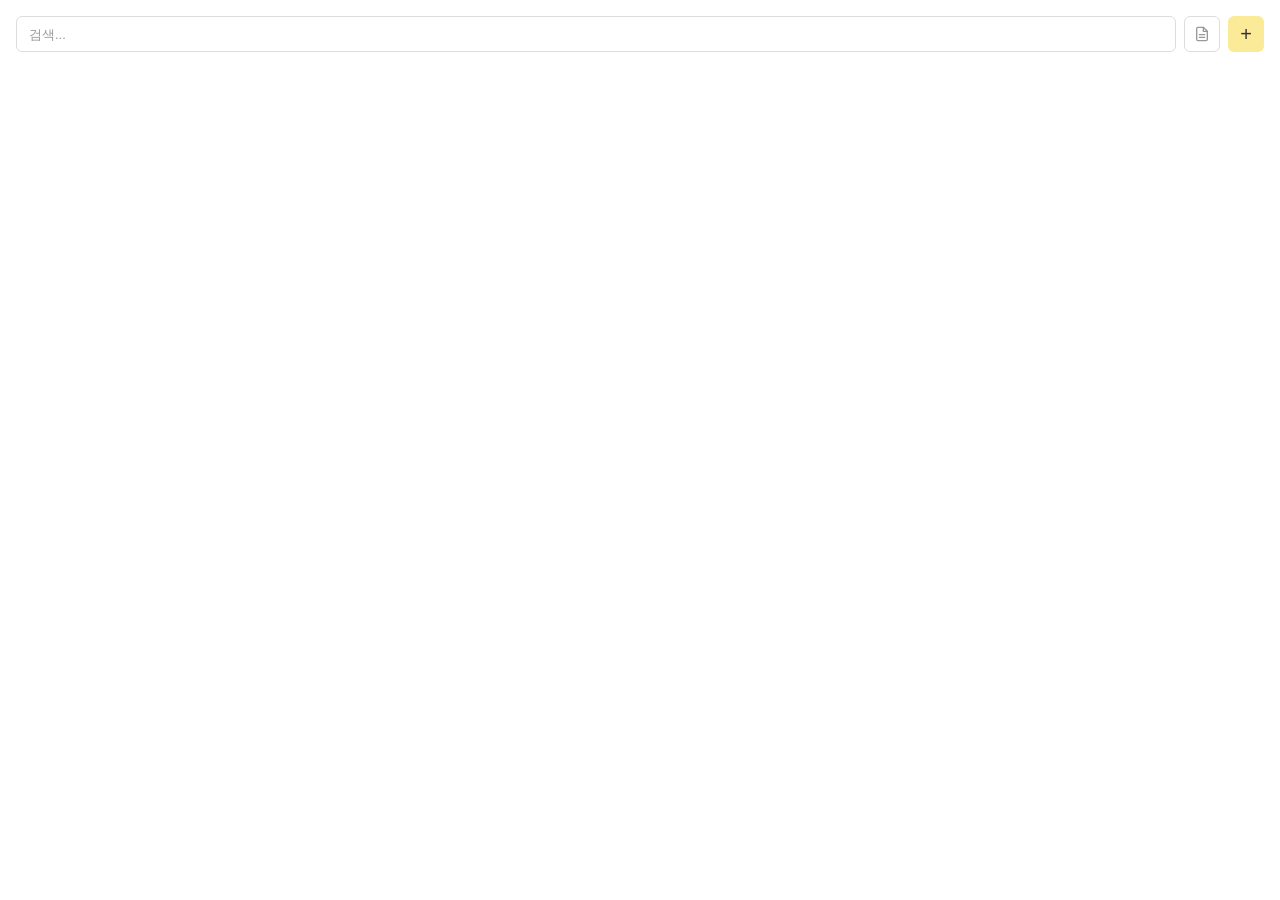
<file: bookmark/index.html>
<!DOCTYPE html>
<html lang="ko">

<head>
  <meta charset="UTF-8">
  <meta name="viewport" content="width=device-width, initial-scale=1.0">
  <title>Bookmark</title>
  <link rel="stylesheet" href="bookmark.css">
</head>

<body>
  <div class="bm-toolbar">
    <input type="text" class="bm-search" data-i18n-placeholder="search" placeholder="검색...">
    <button class="bm-btn-memo-toggle" id="bmMemoToggle" data-i18n-title="memo_toggle" title="메모 표시/숨기기">
      <svg width="16" height="16" viewBox="0 0 24 24" fill="none" stroke="currentColor" stroke-width="2" stroke-linecap="round" stroke-linejoin="round">
        <path d="M14 2H6a2 2 0 0 0-2 2v16a2 2 0 0 0 2 2h12a2 2 0 0 0 2-2V8z"/>
        <polyline points="14 2 14 8 20 8"/>
        <line x1="16" y1="13" x2="8" y2="13"/>
        <line x1="16" y1="17" x2="8" y2="17"/>
      </svg>
    </button>
    <button class="bm-btn-add" data-i18n-title="add" title="추가">+</button>
  </div>
  <div class="bm-tags" id="bmTagFilter"></div>
  <ul class="bm-list" id="bmList"></ul>
  <div class="bm-empty" id="bmEmpty" data-i18n="bm_empty">저장된 북마크가 없습니다.</div>

  <script src="../assets/js/theme.js"></script>
  <script src="../assets/js/i18n.js"></script>
  <script src="../assets/js/shared.js"></script>
  <script src="../assets/js/storageData.js"></script>
  <script src="bookmarkData.js"></script>
  <script src="bookmarkUI.js"></script>
  <script src="../assets/js/nodrop.js"></script>
</body>

</html>
</file>
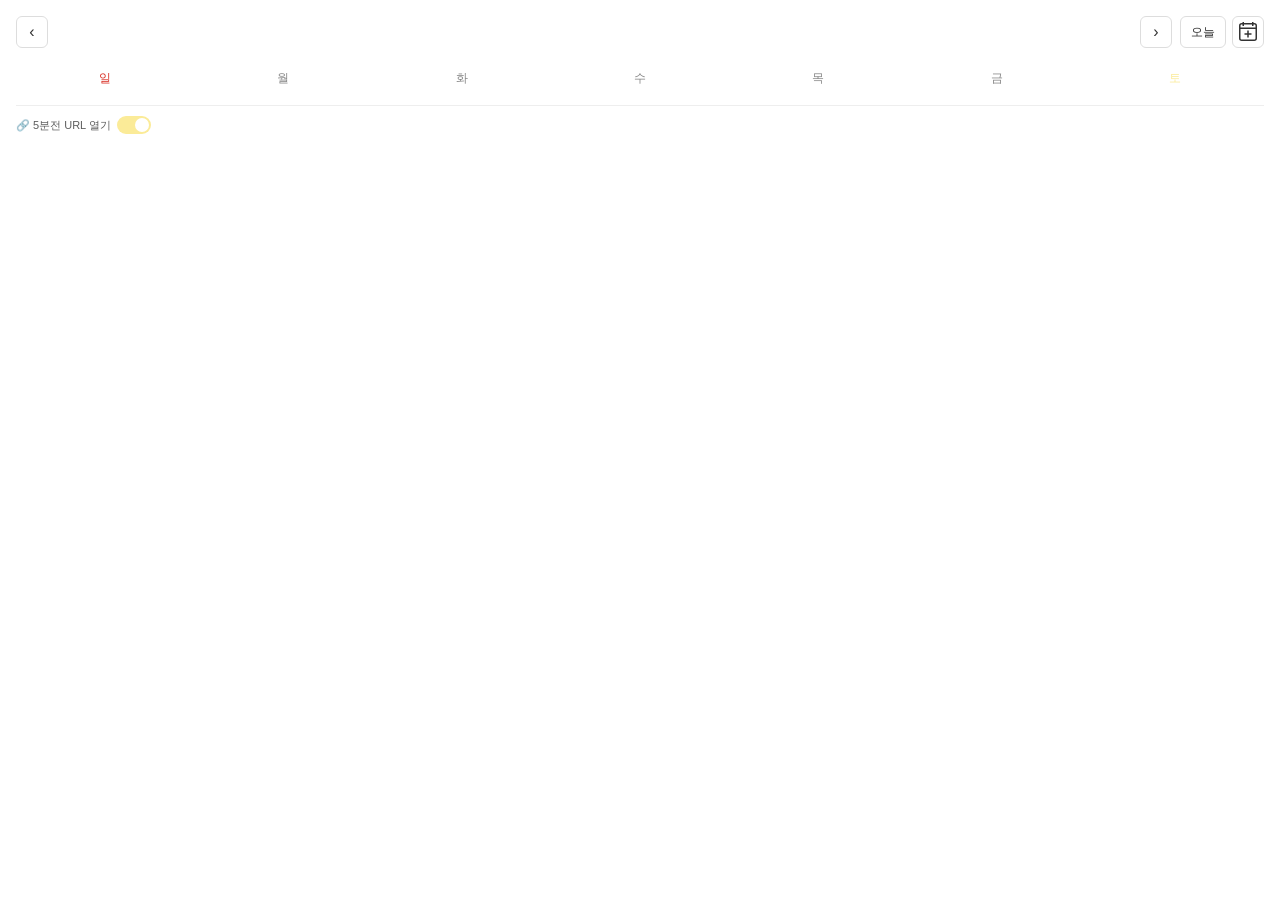
<file: calendar/index.html>
<!DOCTYPE html>
<html lang="ko">

<head>
  <meta charset="UTF-8">
  <meta name="viewport" content="width=device-width, initial-scale=1.0">
  <title>Calendar</title>
  <link rel="stylesheet" href="calendar.css">
</head>

<body>
  <div class="cal">
    <div class="cal__header">
      <button class="cal__btn" id="btnPrev">‹</button>
      <span class="cal__title" id="calTitle"></span>
      <button class="cal__btn" id="btnNext">›</button>
      <button class="cal__btn cal__btn--today" id="btnToday" data-i18n="cal_today">오늘</button>
      <button class="cal__btn cal__btn--subs" id="btnSubs" data-i18n-title="cal_subs_manage" title="캘린더 구독 관리">
        <svg width="24" height="24" fill="none" xmlns="http://www.w3.org/2000/svg">
          <path fill-rule="evenodd" clip-rule="evenodd"
            d="M17.5 3h.75A2.755 2.755 0 0 1 21 5.75v12.5A2.755 2.755 0 0 1 18.25 21H5.75A2.755 2.755 0 0 1 3 18.25V5.75A2.755 2.755 0 0 1 5.75 3h.75V2H8v1h8V2h1.5v1Zm-11 1.5h-.75c-.69 0-1.25.56-1.25 1.25v1.745h15V5.75c0-.69-.56-1.25-1.25-1.25h-.75V6H16V4.5H8V6H6.5V4.5Zm-.75 15h12.5c.69 0 1.25-.56 1.25-1.25V8.995h-15v9.255c0 .69.56 1.25 1.25 1.25Zm5.5-9h1.5v2.75h2.75v1.5h-2.75v2.75h-1.5v-2.75H8.5v-1.5h2.75V10.5Z"
            fill="currentColor" />
        </svg>
        <!-- <img src="../assets/settings.svg" width="14" height="14"> -->
      </button>
    </div>

    <!-- iCal 구독 관리 패널 -->
    <div class="subs-panel" id="subsPanel" style="display:none;">
      <div class="subs-panel__header">
        <span class="subs-panel__title" data-i18n="cal_subs_title">iCal 캘린더 구독</span>
      </div>
      <ul class="subs-list" id="subsList"></ul>
      <div class="subs-add">
        <input type="url" class="subs-add__input" id="subsUrlInput" data-i18n-placeholder="cal_subs_ph"
          placeholder="iCal URL (https://...)">
        <button class="subs-add__btn" id="subsAddBtn" data-i18n="add">추가</button>
      </div>
      <div class="subs-status" id="subsStatus"></div>
    </div>

    <table class="cal__table">
      <thead>
        <tr>
          <th class="sun" data-i18n="cal_sun">일</th>
          <th data-i18n="cal_mon">월</th>
          <th data-i18n="cal_tue">화</th>
          <th data-i18n="cal_wed">수</th>
          <th data-i18n="cal_thu">목</th>
          <th data-i18n="cal_fri">금</th>
          <th class="sat" data-i18n="cal_sat">토</th>
        </tr>
      </thead>
      <tbody id="calBody"></tbody>
    </table>
  </div>

  <!-- 알림 설정 -->
  <div class="cal-settings">
    <div class="cal-settings__row">
      <span class="cal-settings__label" data-i18n="cal_url_open">🔗 5분전 URL 열기</span>
      <label class="toggle">
        <input type="checkbox" id="toggleUrl" checked>
        <span class="toggle__slider"></span>
      </label>
    </div>
  </div>

  <!-- 일정 패널 -->
  <div class="evt-panel" id="evtPanel" style="display:none;">
    <div class="evt-panel__header">
      <span class="evt-panel__date" id="evtPanelDate"></span>
      <button class="evt-panel__add" id="evtAddBtn" data-i18n-title="cal_evt_add" title="일정 추가">+</button>
    </div>
    <ul class="evt-list" id="evtList"></ul>
    <div class="evt-empty" id="evtEmpty" data-i18n="cal_evt_empty">일정이 없습니다.</div>
  </div>

  <!-- 수동 일정 폼 -->
  <div class="evt-form-overlay" id="evtFormOverlay" style="display:none;">
    <div class="evt-form" id="evtForm">
      <div class="evt-form__header">
        <span class="evt-form__title" id="evtFormTitle">일정 추가</span>
        <!-- 반복 체크박스 (추가 모드 전용) -->
        <div class="rp-check" id="rpCheck" style="display:none;">
          <label class="rp-check__label">
            <input type="checkbox" id="rpCheckbox">
            <span data-i18n="cal_tab_repeat">반복</span>
          </label>
        </div>
        <button class="evt-form__close" id="evtFormClose">×</button>

      </div>
      <div class="evt-form__body">
        <label class="evt-form__label" data-i18n="cal_evt_name">이름</label>
        <input type="text" class="evt-form__input" id="evtName" data-i18n-placeholder="cal_evt_name_ph"
          placeholder="일정 이름">

        <!-- 탭1: 일자/시간 -->
        <div class="dt-panel" id="dtPanelDatetime">
          <div class="evt-form__datetime-row">
            <div class="evt-form__datetime-col">
              <label class="evt-form__label" data-i18n="cal_evt_date">일자</label>
              <div class="dp" id="dp">
                <div class="dp__field">
                  <input type="text" class="evt-form__input dp__input" id="evtDate" placeholder="YYYY-MM-DD"
                    autocomplete="off" maxlength="10">
                  <button class="dp__toggle" id="dpToggle" type="button" tabindex="-1">
                    <svg width="15" height="15" viewBox="0 0 24 24" fill="none" stroke="currentColor" stroke-width="2"
                      stroke-linecap="round" stroke-linejoin="round">
                      <rect x="3" y="4" width="18" height="18" rx="2" ry="2" />
                      <line x1="16" y1="2" x2="16" y2="6" />
                      <line x1="8" y1="2" x2="8" y2="6" />
                      <line x1="3" y1="10" x2="21" y2="10" />
                    </svg>
                  </button>
                </div>
                <div class="dp__panel" id="dpPanel">
                  <div class="dp__nav">
                    <button class="dp__nav-btn" id="dpPrev" type="button">‹</button>
                    <span class="dp__nav-title" id="dpNavTitle"></span>
                    <button class="dp__nav-btn" id="dpNext" type="button">›</button>
                  </div>
                  <div class="dp__weekdays">
                    <span class="dp__wk dp__wk--sun" data-i18n="cal_sun">일</span>
                    <span class="dp__wk" data-i18n="cal_mon">월</span>
                    <span class="dp__wk" data-i18n="cal_tue">화</span>
                    <span class="dp__wk" data-i18n="cal_wed">수</span>
                    <span class="dp__wk" data-i18n="cal_thu">목</span>
                    <span class="dp__wk" data-i18n="cal_fri">금</span>
                    <span class="dp__wk dp__wk--sat" data-i18n="cal_sat">토</span>
                  </div>
                  <div class="dp__grid" id="dpGrid"></div>
                  <div class="dp__foot">
                    <button class="dp__foot-btn dp__foot-btn--today" id="dpToday" type="button"
                      data-i18n="cal_dp_today">오늘</button>
                    <button class="dp__foot-btn dp__foot-btn--clr" id="dpClr" type="button"
                      data-i18n="cal_dp_clear">초기화</button>
                  </div>
                </div>
              </div>
            </div>
            <div class="evt-form__datetime-col evt-form__datetime-col--time">
              <label class="evt-form__label" data-i18n="cal_evt_time">시간</label>
              <div class="tp" id="tp">
                <div class="tp__field">
                  <input type="text" class="evt-form__input tp__input" id="evtTime" placeholder="HH:MM"
                    autocomplete="off" inputmode="numeric" maxlength="5">
                  <button class="tp__toggle" id="tpToggle" type="button" tabindex="-1">
                    <svg width="15" height="15" viewBox="0 0 24 24" fill="none" stroke="currentColor" stroke-width="2"
                      stroke-linecap="round" stroke-linejoin="round">
                      <circle cx="12" cy="12" r="10" />
                      <polyline points="12 6 12 12 16 14" />
                    </svg>
                  </button>
                </div>
                <div class="tp__panel" id="tpPanel">
                  <div class="tp__row">
                    <div class="tp__col" id="tpHrCol">
                      <button class="tp__arr" id="tpHrUp" type="button">▲</button>
                      <input class="tp__num" id="tpHr" type="text" maxlength="2" inputmode="numeric">
                      <button class="tp__arr" id="tpHrDn" type="button">▼</button>
                    </div>
                    <div class="tp__colon">:</div>
                    <div class="tp__col" id="tpMiCol">
                      <button class="tp__arr" id="tpMiUp" type="button">▲</button>
                      <input class="tp__num" id="tpMi" type="text" maxlength="2" inputmode="numeric">
                      <button class="tp__arr" id="tpMiDn" type="button">▼</button>
                    </div>
                    <div class="tp__ampm">
                      <button class="tp__ap" id="tpAm" type="button">AM</button>
                      <button class="tp__ap" id="tpPm" type="button">PM</button>
                    </div>
                  </div>
                  <div class="tp__foot">
                    <button class="tp__foot-btn tp__foot-btn--now" id="tpNow" type="button"
                      data-i18n="cal_tp_now">현재시각</button>
                    <button class="tp__foot-btn tp__foot-btn--clr" id="tpClr" type="button"
                      data-i18n="cal_tp_clear">초기화</button>
                  </div>
                </div>
              </div>
            </div>
            <button class="dt-add-row" id="dtAddRow" type="button" style="display:none;">
              <span>+</span>
            </button>
          </div>
          <!-- 추가 일자/시간 행 -->
          <div id="dtExtraRows"></div>

        </div>

        <!-- 탭2: 반복 설정 -->
        <div class="dt-panel" id="dtPanelRepeat" style="display:none;">
          <div class="rp__summary" id="rpSummary">반복 없음</div>

          <div class="rp__types">
            <button class="rp__type-btn" type="button" data-val="weekly" data-i18n="cal_repeat_weekly">매주</button>
            <button class="rp__type-btn" type="button" data-val="monthly" data-i18n="cal_repeat_monthly">매월</button>
            <button class="rp__type-btn" type="button" data-val="yearly" data-i18n="cal_repeat_yearly">매년</button>
          </div>

          <!-- 매주 요일 선택 -->
          <div class="rp__weekdays" id="rpWeekdays" style="display:none;">
            <button class="rp__wd-btn" type="button" data-day="0" data-i18n="cal_sun">일</button>
            <button class="rp__wd-btn" type="button" data-day="1" data-i18n="cal_mon">월</button>
            <button class="rp__wd-btn" type="button" data-day="2" data-i18n="cal_tue">화</button>
            <button class="rp__wd-btn" type="button" data-day="3" data-i18n="cal_wed">수</button>
            <button class="rp__wd-btn" type="button" data-day="4" data-i18n="cal_thu">목</button>
            <button class="rp__wd-btn" type="button" data-day="5" data-i18n="cal_fri">금</button>
            <button class="rp__wd-btn" type="button" data-day="6" data-i18n="cal_sat">토</button>
          </div>

          <div class="rp__dates">
            <div class="rp__date-row">
              <label class="evt-form__label" data-i18n="cal_repeat_start">시작일</label>
              <div class="dp" id="rpStartDp">
                <div class="dp__field">
                  <input type="text" class="evt-form__input dp__input" id="rpStartDate" placeholder="YYYY-MM-DD"
                    autocomplete="off" maxlength="10">
                  <button class="dp__toggle" id="rpStartToggle" type="button" tabindex="-1">
                    <svg width="15" height="15" viewBox="0 0 24 24" fill="none" stroke="currentColor" stroke-width="2"
                      stroke-linecap="round" stroke-linejoin="round">
                      <rect x="3" y="4" width="18" height="18" rx="2" ry="2" />
                      <line x1="16" y1="2" x2="16" y2="6" />
                      <line x1="8" y1="2" x2="8" y2="6" />
                      <line x1="3" y1="10" x2="21" y2="10" />
                    </svg>
                  </button>
                </div>
              </div>
              <div class="tp" id="rpTp">
                <div class="tp__field">
                  <input type="text" class="evt-form__input tp__input" id="rpTime" placeholder="HH:MM"
                    autocomplete="off" inputmode="numeric" maxlength="5">
                  <button class="tp__toggle" id="rpTimeToggle" type="button" tabindex="-1">
                    <svg width="15" height="15" viewBox="0 0 24 24" fill="none" stroke="currentColor" stroke-width="2"
                      stroke-linecap="round" stroke-linejoin="round">
                      <circle cx="12" cy="12" r="10" />
                      <polyline points="12 6 12 12 16 14" />
                    </svg>
                  </button>
                </div>
              </div>
            </div>
            <div class="rp__date-row">
              <label class="evt-form__label" data-i18n="cal_repeat_end">종료일</label>
              <div class="dp" id="rpEndDp">
                <div class="dp__field">
                  <input type="text" class="evt-form__input dp__input" id="rpEndDate" placeholder="YYYY-MM-DD"
                    autocomplete="off" maxlength="10">
                  <button class="dp__toggle" id="rpEndToggle" type="button" tabindex="-1">
                    <svg width="15" height="15" viewBox="0 0 24 24" fill="none" stroke="currentColor" stroke-width="2"
                      stroke-linecap="round" stroke-linejoin="round">
                      <rect x="3" y="4" width="18" height="18" rx="2" ry="2" />
                      <line x1="16" y1="2" x2="16" y2="6" />
                      <line x1="8" y1="2" x2="8" y2="6" />
                      <line x1="3" y1="10" x2="21" y2="10" />
                    </svg>
                  </button>
                </div>
              </div>
            </div>
          </div>

        </div>

        <label class="evt-form__label" data-i18n="memo_label">메모</label>
        <textarea class="evt-form__textarea" id="evtMemo" rows="3" data-i18n-placeholder="memo_label"
          placeholder="메모"></textarea>

        <label class="evt-form__label" data-i18n="url_label">URL</label>
        <input type="url" class="evt-form__input" id="evtUrl" placeholder="https://...">
        <span class="evt-form__hint" data-i18n="cal_url_hint">5분 전에 이 URL을 자동으로 엽니다.</span>

        <div class="evt-form__notify-row">
          <span class="evt-form__label" data-i18n="cal_notify">🔔 5분 전 알림</span>
          <label class="toggle">
            <input type="checkbox" id="evtNotify" checked>
            <span class="toggle__slider"></span>
          </label>
        </div>
      </div>
      <div class="evt-form__footer">
        <button class="evt-form__btn evt-form__btn--delete" id="evtDeleteBtn" style="display:none;"
          data-i18n="delete">삭제</button>
        <button class="evt-form__btn evt-form__btn--copy" id="evtCopyBtn" style="display:none;"
          data-i18n="copy">복사</button>
        <button class="evt-form__btn evt-form__btn--save" id="evtSaveBtn" data-i18n="save">저장</button>
      </div>
    </div>
  </div>

  <!-- iCal 이벤트 상세 (메모 & URL 어노테이션) -->
  <div class="evt-form-overlay" id="icalDetailOverlay" style="display:none;">
    <div class="evt-form" id="icalDetailForm">
      <div class="evt-form__header">
        <span class="evt-form__title" id="icalDetailTitle" data-i18n="cal_ical_title">iCal 일정</span>
        <button class="evt-form__close" id="icalDetailClose">×</button>
      </div>
      <div class="evt-form__body">
        <div class="ical-detail__info" id="icalDetailInfo"></div>

        <label class="evt-form__label" data-i18n="memo_label">메모</label>
        <textarea class="evt-form__textarea" id="icalDetailMemo" rows="3" data-i18n-placeholder="cal_ical_memo_ph"
          placeholder="메모 추가"></textarea>

        <label class="evt-form__label" data-i18n="url_label">URL</label>
        <input type="url" class="evt-form__input" id="icalDetailUrl" placeholder="https://...">
        <span class="evt-form__hint" data-i18n="cal_ical_url_hint">5분 전에 해당 URL을 자동으로 엽니다.</span>

        <div class="evt-form__notify-row">
          <span class="evt-form__label" data-i18n="cal_notify">🔔 5분 전 알림</span>
          <label class="toggle">
            <input type="checkbox" id="icalDetailNotify" checked>
            <span class="toggle__slider"></span>
          </label>
        </div>
      </div>
      <div class="evt-form__footer">
        <button class="evt-form__btn evt-form__btn--save" id="icalDetailSave" data-i18n="save">저장</button>
      </div>
    </div>
  </div>

  <script src="../assets/js/theme.js"></script>
  <script src="../assets/js/i18n.js"></script>
  <script src="icalParser.js"></script>
  <script src="calendarData.js"></script>
  <script src="calendar.js"></script>
  <script src="../assets/js/nodrop.js"></script>
</body>

</html>
</file>
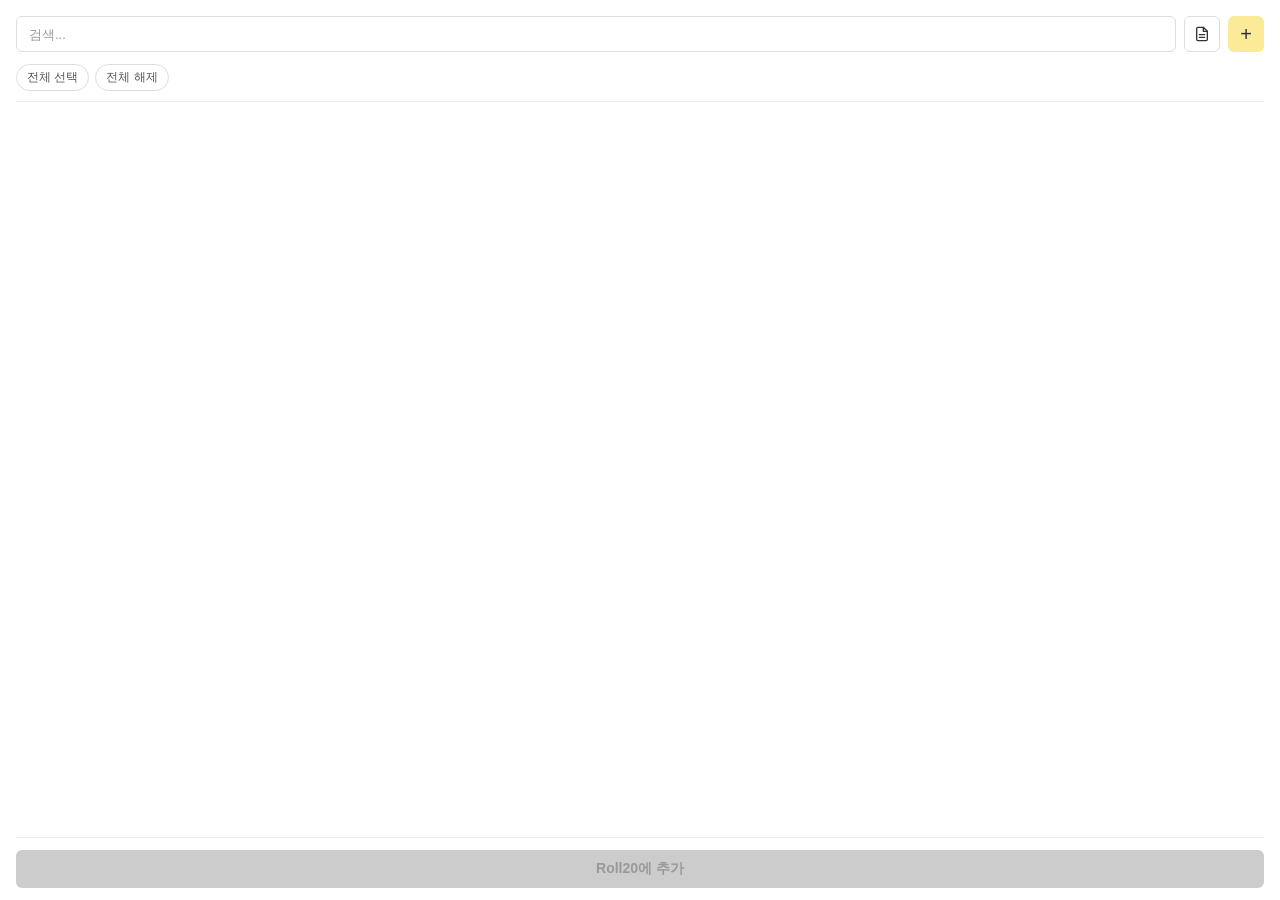
<file: macroStorage/index.html>
<!DOCTYPE html>
<html lang="ko">

<head>
  <meta charset="UTF-8">
  <meta name="viewport" content="width=device-width, initial-scale=1.0">
  <title>MacroStorage</title>
  <link rel="stylesheet" href="macroStorage.css">
</head>

<body>
  <div class="ms-toolbar">
    <input type="text" class="ms-search" data-i18n-placeholder="search" placeholder="검색...">
    <button class="ms-btn-memo-toggle" id="msMemoToggle" data-i18n-title="memo_toggle" title="메모 표시/숨기기">
      <svg width="16" height="16" viewBox="0 0 24 24" fill="none" stroke="currentColor" stroke-width="2" stroke-linecap="round" stroke-linejoin="round">
        <path d="M14 2H6a2 2 0 0 0-2 2v16a2 2 0 0 0 2 2h12a2 2 0 0 0 2-2V8z"/>
        <polyline points="14 2 14 8 20 8"/>
        <line x1="16" y1="13" x2="8" y2="13"/>
        <line x1="16" y1="17" x2="8" y2="17"/>
      </svg>
    </button>
    <button class="ms-btn-add" data-i18n-title="add" title="추가">+</button>
  </div>
  <div class="ms-select-bar">
    <button class="ms-btn-select-all" id="msBtnSelectAll" data-i18n="ms_select_all">전체 선택</button>
    <button class="ms-btn-deselect-all" id="msBtnDeselectAll" data-i18n="ms_deselect_all">전체 해제</button>
  </div>
  <div class="ms-tags" id="msTagFilter"></div>
  <ul class="ms-list" id="msList"></ul>
  <div class="ms-empty" id="msEmpty" data-i18n="ms_empty">저장된 매크로가 없습니다.</div>

  <div class="ms-footer">
    <button class="ms-btn-roll20" id="msBtnRoll20" disabled>
      <span class="ms-btn-roll20__spinner"></span>
      <span class="ms-btn-roll20__text" data-i18n="ms_roll20">Roll20에 추가</span>
    </button>
  </div>
  <div class="ms-toast" id="msToast"></div>

  <script src="../assets/js/theme.js"></script>
  <script src="../assets/js/i18n.js"></script>
  <script src="../assets/js/shared.js"></script>
  <script src="../assets/js/storageData.js"></script>
  <script src="macroStorage.js"></script>
  <script src="macroStorageUI.js"></script>
  <script src="../assets/js/nodrop.js"></script>
</body>

</html>
</file>
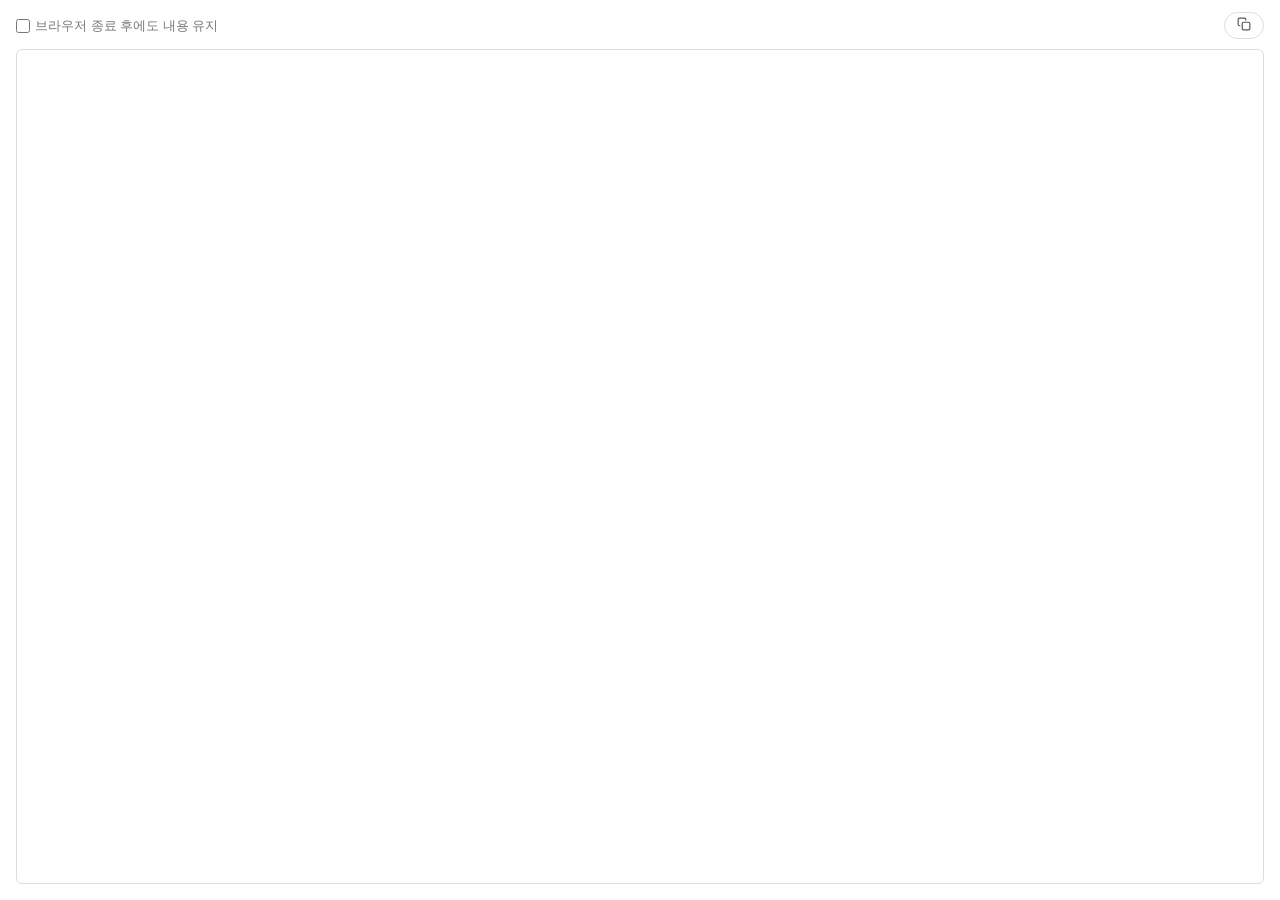
<file: memo/index.html>
<!DOCTYPE html>
<html lang="ko">

<head>
  <meta charset="UTF-8">
  <meta name="viewport" content="width=device-width, initial-scale=1.0">
  <title>메모</title>
  <link rel="stylesheet" href="memo.css">
</head>

<body>
  <div class="memo-toolbar">
    <label class="memo-storage-label" data-i18n-title="memo_persist_hint" title="체크 시 내용을 저장합니다">
      <input type="checkbox" id="toggleStorage">
      <span data-i18n="memo_persist">브라우저 종료 후에도 내용 유지</span>
    </label>
    <button class="memo-btn-copy" id="btnCopyAll">
      <svg width="14" height="14" viewBox="0 0 24 24" fill="none" stroke="currentColor" stroke-width="2"
        stroke-linecap="round" stroke-linejoin="round">
        <rect x="9" y="9" width="13" height="13" rx="2" />
        <path d="M5 15H4a2 2 0 0 1-2-2V4a2 2 0 0 1 2-2h9a2 2 0 0 1 2 2v1" />
      </svg>
    </button>
  </div>
  <textarea class="memo-content" id="memoContent" placeholder=""></textarea>

  <script src="../assets/js/theme.js"></script>
  <script src="../assets/js/i18n.js"></script>
  <script src="../assets/js/shared.js"></script>
  <script src="memoUI.js"></script>
  <script src="../assets/js/nodrop.js"></script>
</body>

</html>
</file>
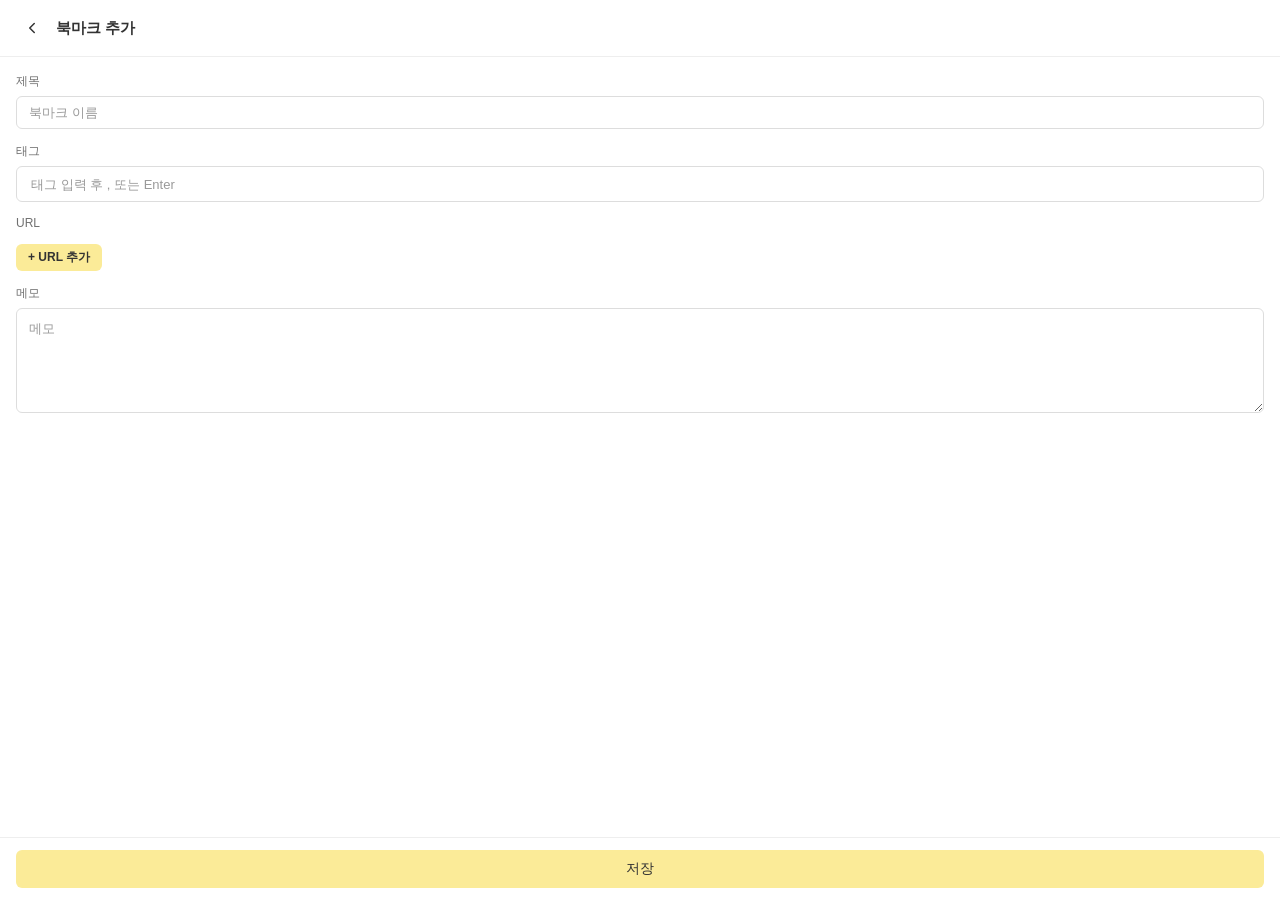
<file: bookmark/detail.html>
<!DOCTYPE html>
<html lang="ko">

<head>
  <meta charset="UTF-8">
  <meta name="viewport" content="width=device-width, initial-scale=1.0">
  <title>Bookmark Detail</title>
  <link rel="stylesheet" href="detail.css">
</head>

<body>
  <div class="bm-detail">
    <!-- 헤더 -->
    <div class="bm-detail__header">
      <button class="bm-detail__back" id="btnBack" title="뒤로">
        <svg width="18" height="18" viewBox="0 0 24 24" fill="none" stroke="currentColor" stroke-width="2"
          stroke-linecap="round" stroke-linejoin="round">
          <polyline points="15 18 9 12 15 6" />
        </svg>
      </button>
      <span class="bm-detail__header-title" id="headerTitle" data-i18n="bm_add">북마크 추가</span>
      <button class="bm-detail__delete" id="btnDelete" style="display:none;" data-i18n-title="delete" title="삭제">
        <svg width="16" height="16" viewBox="0 0 24 24" fill="none" stroke="currentColor" stroke-width="2"
          stroke-linecap="round" stroke-linejoin="round">
          <polyline points="3 6 5 6 21 6" />
          <path d="M19 6l-1 14a2 2 0 0 1-2 2H8a2 2 0 0 1-2-2L5 6" />
          <path d="M10 11v6" />
          <path d="M14 11v6" />
          <path d="M9 6V4a1 1 0 0 1 1-1h4a1 1 0 0 1 1 1v2" />
        </svg>
      </button>
    </div>

    <!-- 폼 -->
    <div class="bm-detail__body">
      <label class="bm-detail__label" data-i18n="title_label">제목</label>
      <input type="text" class="bm-detail__input" id="inputTitle" data-i18n-placeholder="bm_title_ph"
        placeholder="북마크 이름">

      <label class="bm-detail__label" data-i18n="tag_label">태그</label>
      <div class="tag-input-wrap" id="tagInputWrap">
        <div class="tag-chips" id="tagChips"></div>
        <input type="text" class="tag-input" id="tagInput" data-i18n-placeholder="tag_placeholder"
          placeholder="태그 입력 후 , 또는 Enter">
      </div>

      <label class="bm-detail__label" data-i18n="url_label">URL</label>
      <div class="bm-url-list" id="urlList"></div>
      <button type="button" class="bm-url-add" id="btnAddUrl" data-i18n="bm_add_url">+ URL 추가</button>

      <label class="bm-detail__label" data-i18n="memo_label">메모</label>
      <textarea class="bm-detail__textarea" id="inputMemo" rows="4" data-i18n-placeholder="memo_label"
        placeholder="메모"></textarea>
    </div>

    <!-- 푸터 -->
    <div class="bm-detail__footer">
      <button class="bm-detail__save" id="btnSave" data-i18n="save">저장</button>
    </div>
  </div>

  <script src="../assets/js/theme.js"></script>
  <script src="../assets/js/i18n.js"></script>
  <script src="../assets/js/shared.js"></script>
  <script src="../assets/js/storageData.js"></script>
  <script src="bookmarkData.js"></script>
  <script src="detailUI.js"></script>
  <script src="../assets/js/nodrop.js"></script>
</body>

</html>
</file>
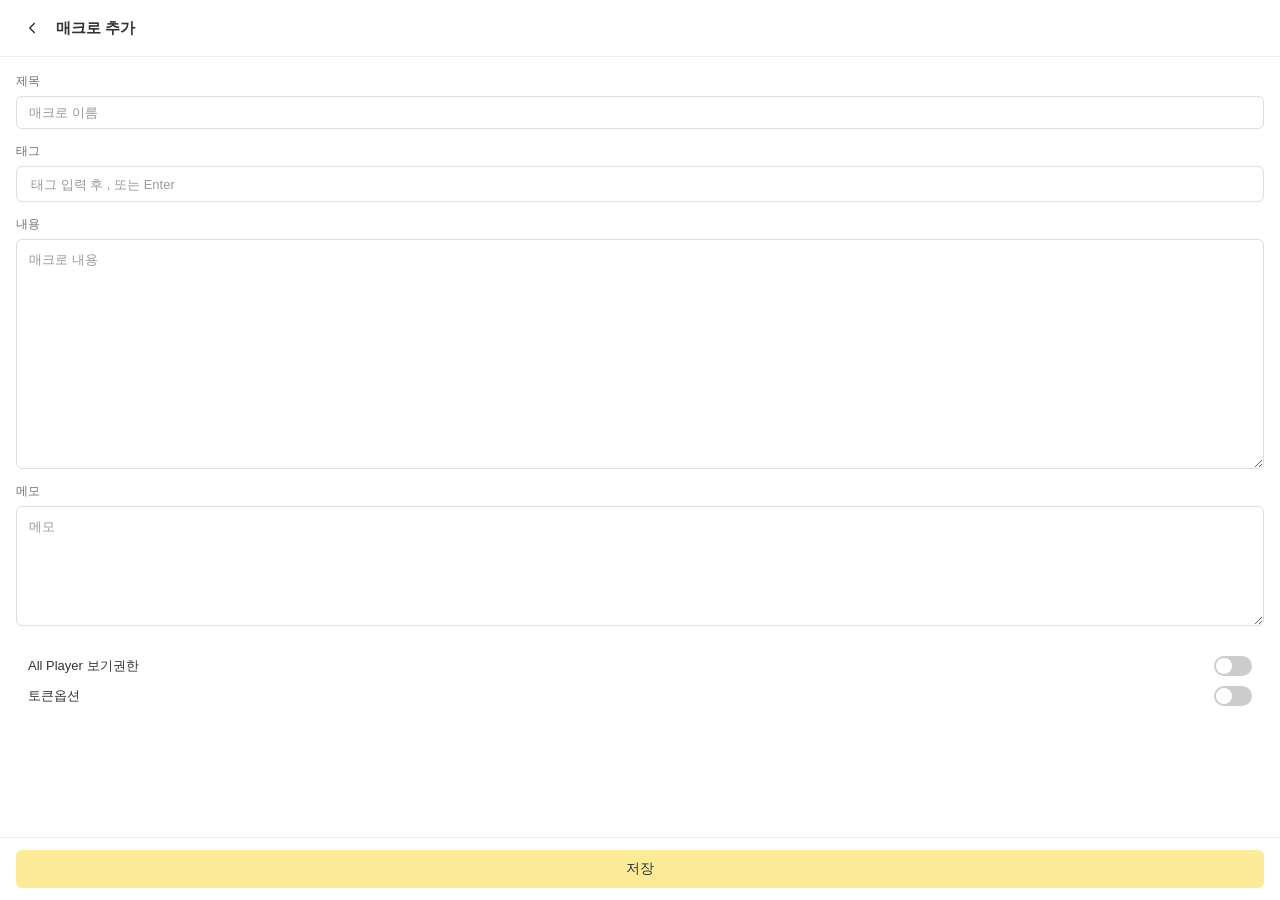
<file: macroStorage/detail.html>
<!DOCTYPE html>
<html lang="ko">

<head>
  <meta charset="UTF-8">
  <meta name="viewport" content="width=device-width, initial-scale=1.0">
  <title>MacroStorage Detail</title>
  <link rel="stylesheet" href="detail.css">
</head>

<body>
  <div class="ms-detail">
    <!-- 헤더 -->
    <div class="ms-detail__header">
      <button class="ms-detail__back" id="btnBack" title="뒤로">
        <svg width="18" height="18" viewBox="0 0 24 24" fill="none" stroke="currentColor" stroke-width="2"
          stroke-linecap="round" stroke-linejoin="round">
          <polyline points="15 18 9 12 15 6" />
        </svg>
      </button>
      <span class="ms-detail__header-title" id="headerTitle" data-i18n="ms_add">매크로 추가</span>
      <button class="ms-detail__delete" id="btnDelete" style="display:none;" data-i18n-title="delete" title="삭제">
        <svg width="16" height="16" viewBox="0 0 24 24" fill="none" stroke="currentColor" stroke-width="2"
          stroke-linecap="round" stroke-linejoin="round">
          <polyline points="3 6 5 6 21 6" />
          <path d="M19 6l-1 14a2 2 0 0 1-2 2H8a2 2 0 0 1-2-2L5 6" />
          <path d="M10 11v6" />
          <path d="M14 11v6" />
          <path d="M9 6V4a1 1 0 0 1 1-1h4a1 1 0 0 1 1 1v2" />
        </svg>
      </button>
    </div>

    <!-- 폼 -->
    <div class="ms-detail__body">
      <label class="ms-detail__label" data-i18n="title_label">제목</label>
      <input type="text" class="ms-detail__input" id="inputTitle" data-i18n-placeholder="ms_title_ph" placeholder="매크로 이름">

      <label class="ms-detail__label" data-i18n="tag_label">태그</label>
      <div class="tag-input-wrap" id="tagInputWrap">
        <div class="tag-chips" id="tagChips"></div>
        <input type="text" class="tag-input" id="tagInput" data-i18n-placeholder="tag_placeholder" placeholder="태그 입력 후 , 또는 Enter">
      </div>

      <label class="ms-detail__label" data-i18n="content_label">내용</label>
      <textarea class="ms-detail__textarea" id="inputContent" rows="10" data-i18n-placeholder="ms_content_ph" placeholder="매크로 내용"></textarea>

      <label class="ms-detail__label" data-i18n="memo_label">메모</label>
      <textarea class="ms-detail__textarea ms-detail__textarea--memo" id="inputMemo" rows="3"
        data-i18n-placeholder="memo_label" placeholder="메모"></textarea>

      <!-- 옵션 토글 -->
      <div class="ms-detail__options">
        <label class="ms-detail__option">
          <span class="ms-detail__option-label" data-i18n="ms_look_auth">All Player 보기권한</span>
          <label class="toggle">
            <input type="checkbox" id="inputLookAuth">
            <span class="toggle__slider"></span>
          </label>
        </label>
        <label class="ms-detail__option">
          <span class="ms-detail__option-label" data-i18n="ms_token_opt">토큰옵션</span>
          <label class="toggle">
            <input type="checkbox" id="inputTokenOpt">
            <span class="toggle__slider"></span>
          </label>
        </label>
      </div>
    </div>

    <!-- 푸터 -->
    <div class="ms-detail__footer">
      <button class="ms-detail__save" id="btnSave" data-i18n="save">저장</button>
    </div>
  </div>

  <script src="../assets/js/theme.js"></script>
  <script src="../assets/js/i18n.js"></script>
  <script src="../assets/js/shared.js"></script>
  <script src="../assets/js/storageData.js"></script>
  <script src="macroStorage.js"></script>
  <script src="detailUI.js"></script>
  <script src="../assets/js/nodrop.js"></script>
</body>

</html>
</file>
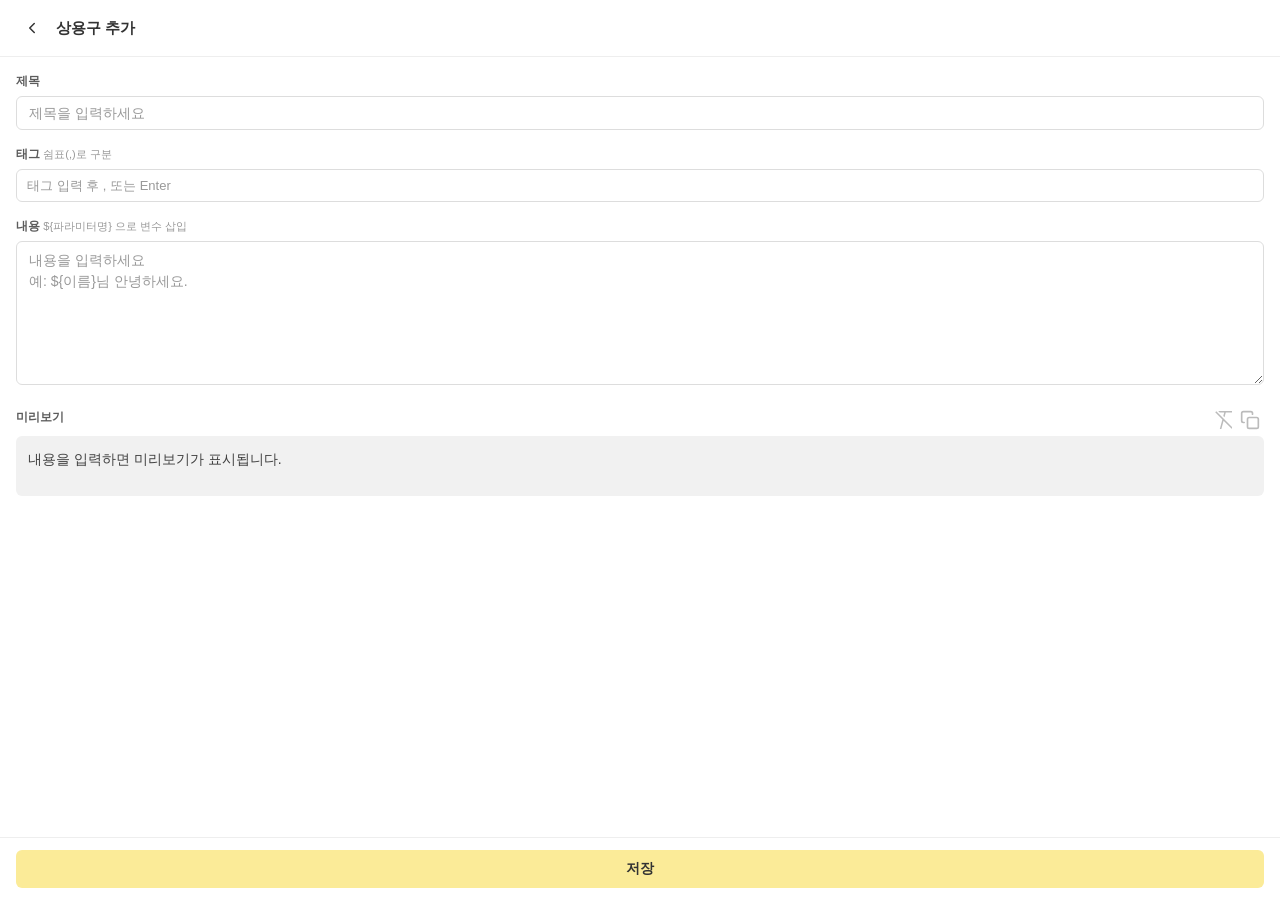
<file: typesaver/detail.html>
<!DOCTYPE html>
<html lang="ko">

<head>
    <meta charset="UTF-8">
    <meta name="viewport" content="width=device-width, initial-scale=1.0">
    <title>TypeSaver - Detail</title>
    <link rel="stylesheet" href="detail.css">
</head>

<body>
    <div class="detail">
        <div class="detail__header">
            <button class="detail__back" id="btnBack" title="뒤로">
                <svg width="18" height="18" viewBox="0 0 24 24" fill="none" stroke="currentColor" stroke-width="2"
                    stroke-linecap="round" stroke-linejoin="round">
                    <polyline points="15 18 9 12 15 6" />
                </svg>
            </button>
            <span class="detail__heading" id="pageTitle" data-i18n="ts_add">상용구 추가</span>
            <button class="detail__delete hidden" id="btnDelete" data-i18n-title="delete" title="삭제">
                <svg width="16" height="16" viewBox="0 0 24 24" fill="none" stroke="currentColor" stroke-width="2"
                    stroke-linecap="round" stroke-linejoin="round">
                    <polyline points="3 6 5 6 21 6" />
                    <path d="M19 6l-1 14a2 2 0 0 1-2 2H8a2 2 0 0 1-2-2L5 6" />
                    <path d="M10 11v6" />
                    <path d="M14 11v6" />
                    <path d="M9 6V4a1 1 0 0 1 1-1h4a1 1 0 0 1 1 1v2" />
                </svg>
            </button>
        </div>

        <div class="detail__form">
            <label class="form-label" for="inputTitle" data-i18n="title_label">제목</label>
            <input type="text" class="form-input" id="inputTitle" data-i18n-placeholder="ts_title_ph"
                placeholder="제목을 입력하세요">

            <label class="form-label" for="inputTag"><span data-i18n="tag_label">태그</span> <span class="form-hint"
                    data-i18n="ts_tag_hint">쉼표(,)로 구분</span></label>
            <div class="tag-input-wrap" id="tagInputWrap">
                <div class="tag-chips" id="tagChips"></div>
                <input type="text" class="tag-input" id="inputTag" data-i18n-placeholder="tag_placeholder"
                    placeholder="태그 입력 후 쉼표 또는 Enter">
            </div>

            <label class="form-label" for="inputContent"><span data-i18n="content_label">내용</span> <span
                    class="form-hint">${파라미터명} 으로 변수 삽입</span></label>
            <textarea class="form-textarea" id="inputContent" data-i18n-placeholder="ts_content_ph"
                placeholder="내용을 입력하세요&#10;예: ${이름}님 안녕하세요." rows="6"></textarea>

            <div class="params-section hidden" id="paramsSection">
                <label class="form-label" data-i18n="ts_params">파라미터</label>
                <div class="params-list" id="paramsList"></div>
            </div>

            <div class="preview-section">
                <div class="preview-header">
                    <label class="form-label" data-i18n="ts_preview">미리보기</label>
                    <button class="btn-plain" id="btnPlainPreview" title="마크다운 서식 지우기">
                        <svg width="24" height="24" fill="currentColor" xmlns="http://www.w3.org/2000/svg">
                            <path fill-rule="evenodd" clip-rule="evenodd"
                                d="M7.68 4.5 6.18 3H21v1.5h-7.215l-1.29 4.815L11.27 8.09l.965-3.59H7.68Zm2.695 6.935L3.22 4.28l1.06-1.06 16.5 16.5-1.06 1.06-8.12-8.12L9.365 21H7.81l2.565-9.565Z"
                                fill="currentColor" />
                        </svg>
                    </button>
                    <button class="btn-copy" id="btnCopyPreview" title="복사">
                        <svg width="24" height="24" viewBox="0 0 24 24" fill="none" stroke="currentColor"
                            stroke-width="2" stroke-linecap="round" stroke-linejoin="round">
                            <rect x="9" y="9" width="13" height="13" rx="2" />
                            <path d="M5 15H4a2 2 0 0 1-2-2V4a2 2 0 0 1 2-2h9a2 2 0 0 1 2 2v1" />
                        </svg>
                    </button>
                </div>
                <div class="preview-box" id="previewBox">내용을 입력하면 미리보기가 표시됩니다.</div>
            </div>
        </div>

        <div class="detail__footer">
            <button class="btn btn--save" id="btnSave" data-i18n="save">저장</button>
        </div>
    </div>

    <script src="../assets/js/theme.js"></script>
    <script src="../assets/js/i18n.js"></script>
    <script src="../assets/js/shared.js"></script>
    <script src="../assets/js/storageData.js"></script>
    <script src="../lib/marked.min.js"></script>
    <script src="typeSaver.js"></script>
    <script src="detailUI.js"></script>
    <script src="../assets/js/nodrop.js"></script>
</body>

</html>
</file>
<file: bookmark/bookmark.css>
* {
  margin: 0;
  padding: 0;
  box-sizing: border-box;
}

body {
  font-family: Paperozi, -apple-system, BlinkMacSystemFont, 'Segoe UI', Roboto, sans-serif;
  font-size: 14px;
  color: var(--color-text);
  background-color: var(--color-bg);
  padding: 16px;
  height: 100vh;
}

/* 스크롤바 전체 */
::-webkit-scrollbar {
  width: 8px;
}

/* 스크롤바 배경 */
::-webkit-scrollbar-track {
  background: var(--color-bg);
}

/* 스크롤바 막대 */
::-webkit-scrollbar-thumb {
  background: var(--color-primary);
  border-radius: 4px;
}


input,
textarea {
  background: var(--color-bg);
  color: var(--color-text);
}

input::placeholder,
textarea::placeholder {
  color: color-mix(in srgb, var(--color-text) 50%, transparent);
  font-weight: 400;
}

/* Toolbar */
.bm-toolbar {
  display: flex;
  gap: 8px;
  margin-bottom: 12px;
}

.bm-search {
  flex: 1;
  padding: 8px 12px;
  border: 1px solid #ddd;
  border-radius: 6px;
  font-size: 13px;
  outline: none;
  transition: border-color 0.2s;
}

.bm-search:focus {
  border-color: var(--color-primary);
}

.bm-btn-add {
  width: 36px;
  height: 36px;
  border: none;
  border-radius: 6px;
  background-color: var(--color-primary);
  color: var(--color-primary-text);
  font-size: 20px;
  cursor: pointer;
  display: flex;
  align-items: center;
  justify-content: center;
  transition: background-color 0.2s;
}

.bm-btn-add:hover {
  background-color: var(--color-primary-hover);
}

/* 메모 토글 버튼 */
.bm-btn-memo-toggle {
  width: 36px;
  height: 36px;
  border: 1px solid #ddd;
  border-radius: 6px;
  background: #ffffffaa;
  color: #999;
  cursor: pointer;
  display: flex;
  align-items: center;
  justify-content: center;
  transition: all 0.2s;
}

.bm-btn-memo-toggle:hover {
  border-color: var(--color-primary);
  color: var(--color-primary);
}

.bm-btn-memo-toggle.active {
  background-color: color-mix(in srgb, var(--color-primary) 50%, transparent);
  border-color: var(--color-primary);
  color: var(--color-primary);
}

/* Tag Filter */
.bm-tags {
  display: flex;
  flex-wrap: wrap;
  gap: 6px;
  margin-bottom: 12px;
}

.bm-tags.hidden {
  display: none;
}

.bm-tag-btn {
  font-size: 12px;
  padding: 4px 10px;
  border: 1px solid #ddd;
  border-radius: 14px;
  background: #ffffffaa;
  color: #555;
  cursor: pointer;
  transition: all 0.2s;
  white-space: nowrap;
}

.bm-tag-btn:hover {
  border-color: var(--color-primary);
  color: var(--color-primary);
}

.bm-tag-btn.active {
  background-color: var(--color-primary);
  border-color: var(--color-primary);
  color: var(--color-primary-text);
}

/* List */
.bm-list {
  list-style: none;
}

.bm-item {
  display: flex;
  align-items: center;
  padding: 10px 12px;
  border-bottom: 1px solid #eee;
  cursor: pointer;
  transition: background-color 0.15s;
}

.bm-item:hover {
  background-color: color-mix(in srgb, var(--color-primary) 30%, transparent);
}

.bm-item.dragging {
  opacity: 0.4;
}

.bm-item.drag-over {
  border-top: 2px solid var(--color-primary);
}

.bm-item__handle {
  cursor: grab;
  color: #bbb;
  margin-right: 8px;
  font-size: 14px;
  flex-shrink: 0;
  user-select: none;
}

.bm-item__handle:active {
  cursor: grabbing;
}

.bm-item__bookmark {
  width: 24px;
  height: 24px;
  border: none;
  background: none;
  cursor: pointer;
  font-size: 14px;
  color: #ccc;
  flex-shrink: 0;
  margin-right: 8px;
}

.bm-item__bookmark.active {
  color: var(--color-primary);
}

.bm-item__info {
  flex: 1;
  min-width: 0;
  cursor: pointer;
  padding: 2px 0;
}

.bm-item__title-row {
  display: flex;
  align-items: baseline;
  gap: 6px;
  min-width: 0;
}

.bm-item__title {
  font-size: 14px;
  font-weight: 500;
  white-space: nowrap;
  overflow: hidden;
  text-overflow: ellipsis;
  flex-shrink: 0;
  max-width: 60%;
}

.bm-item__url {
  font-size: 11px;
  color: color-mix(in srgb, var(--color-text) 20%, transparent);
  white-space: nowrap;
  overflow: hidden;
  text-overflow: ellipsis;
  min-width: 0;
  flex: 1;
}

.bm-item__extra {
  color: var(--color-primary);
  font-size: 11px;
  white-space: nowrap;
  min-width: 0;
  flex: 0.2;
}

.bm-item__tags {
  display: flex;
  flex-wrap: wrap;
  gap: 4px;
  margin-top: 3px;
}

.bm-item__tag {
  display: inline-block;
  font-size: 11px;
  color: var(--color-primary);
  background-color: color-mix(in srgb, var(--color-primary) 10%, transparent);
  padding: 1px 6px;
  border-radius: 3px;
}

/* 메모 영역 */
.bm-item__memo {
  font-size: 12px;
  color: color-mix(in srgb, var(--color-bg) 60%, #000);
  margin-top: 4px;
  padding: 4px 8px;
  background-color: color-mix(in srgb, var(--color-bg) 60%, #eeeeee);
  border-radius: 4px;
  white-space: pre-wrap;
  word-break: break-word;
  line-height: 1.5;
}

.bm-item__memo.hidden {
  display: none;
}

/* 새 페이지로 열기 버튼 */
.bm-item__open {
  border: none;
  background: none;
  color: #bbb;
  cursor: pointer;
  flex-shrink: 0;
  margin-left: 8px;
  padding: 4px;
  display: flex;
  align-items: center;
  justify-content: center;
  transition: color 0.2s;
}

.bm-item__open:hover {
  color: var(--color-primary);
}

/* URL 복사 버튼 */
.bm-item__copy {
  border: none;
  background: none;
  color: #bbb;
  cursor: pointer;
  flex-shrink: 0;
  margin-left: 4px;
  padding: 4px;
  display: flex;
  align-items: center;
  justify-content: center;
  transition: color 0.2s;
}

.bm-item__copy:hover {
  color: var(--color-primary);
}

.bm-item__copy.copied {
  color: #34a853;
}

/* Empty */
.bm-empty {
  text-align: center;
  color: #999;
  padding: 40px 16px;
  font-size: 13px;
  display: none;
}

.bm-empty.visible {
  display: block;
}
</file>
<file: calendar/calendar.css>
* {
  margin: 0;
  padding: 0;
  box-sizing: border-box;
}

body {
  font-family: Paperozi, -apple-system, BlinkMacSystemFont, 'Segoe UI', Roboto, sans-serif;
  font-size: 14px;
  color: var(--color-text);
  background-color: var(--color-bg);
  padding: 16px;
  height: 100vh;
}

input {
  background-color: var(--color-bg);
  color: var(--color-text);
}

/* 스크롤바 전체 */
::-webkit-scrollbar {
  width: 8px;
}

/* 스크롤바 배경 */
::-webkit-scrollbar-track {
  background: var(--color-bg);
}

/* 스크롤바 막대 */
::-webkit-scrollbar-thumb {
  background: var(--color-primary);
  border-radius: 4px;
}

/* ════════════ 달력 헤더 ════════════ */
.cal__header {
  display: flex;
  align-items: center;
  gap: 4px;
  margin-bottom: 16px;
}

.cal__title {
  flex: 1;
  text-align: center;
  font-size: 15px;
  font-weight: 600;
}

.cal__btn {
  border: 1px solid #ddd;
  background: var(--color-bg);
  color: var(--color-text);
  width: 32px;
  height: 32px;
  border-radius: 6px;
  font-size: 16px;
  cursor: pointer;
  display: flex;
  align-items: center;
  justify-content: center;
  transition: all 0.15s;
}

.cal__btn:hover {
  background-color: color-mix(in srgb, var(--color-primary) 30%, transparent);
  border-color: var(--color-primary);
  color: var(--color-primary);
}

.cal__btn--today {
  width: auto;
  padding: 0 10px;
  font-size: 12px;
  margin-left: 4px;
}

.cal__btn--subs {
  margin-left: 2px;
}

/* ════════════ 구독 관리 패널 ════════════ */
.subs-panel {
  border: color-mix(in srgb, var(--color-text) 50%, transparent);
  border-radius: 8px;
  padding: 12px;
  margin-bottom: 16px;
  background-color: color-mix(in srgb, var(--color-text) 6%, var(--color-bg));
  position: absolute;
  width: 90%;
  z-index: 99;
}

.subs-panel__header {
  margin-bottom: 10px;
}

.subs-panel__title {
  font-size: 13px;
  font-weight: 600;
  color: color-mix(in srgb, var(--color-text) 80%, transparent);
}

.subs-list {
  list-style: none;
  margin-bottom: 10px;
}

.subs-empty {
  font-size: 12px;
  color: color-mix(in srgb, var(--color-text) 50%, transparent);
  ;
  text-align: center;
  padding: 8px 0;
}

.subs-item {
  display: flex;
  align-items: center;
  gap: 8px;
  padding: 6px 4px;
  border-radius: 4px;
  transition: background-color 0.15s;
}

.subs-item:hover {
  background-color: color-mix(in srgb, var(--color-primary) 20%, transparent);
}

.subs-item__color {
  width: 18px;
  height: 18px;
  border: none;
  border-radius: 50%;
  padding: 0;
  cursor: pointer;
  background: none;
  flex-shrink: 0;
  outline: none;
  -webkit-appearance: none;
  appearance: none;
  overflow: hidden;
}

.subs-item__color::-webkit-color-swatch-wrapper {
  padding: 0;
  border-radius: 50%;
}

.subs-item__color::-webkit-color-swatch {
  border: none;
  border-radius: 50%;
}

.subs-item__info {
  flex: 1;
  min-width: 0;
  display: flex;
  flex-direction: column;
  gap: 2px;
}

.subs-item__name {
  font-size: 13px;
  color: color-mix(in srgb, var(--color-text) 80%, transparent);
  overflow: hidden;
  text-overflow: ellipsis;
  white-space: nowrap;
}

.subs-item__url {
  font-size: 10px;
  color: #aaa;
  overflow: hidden;
  text-overflow: ellipsis;
  white-space: nowrap;
}

.subs-item__btn {
  width: 24px;
  height: 24px;
  border: none;
  background: none;
  color: #999;
  cursor: pointer;
  display: flex;
  align-items: center;
  justify-content: center;
  border-radius: 4px;
  flex-shrink: 0;
  transition: all 0.15s;
}

.subs-item__btn:hover {
  background-color: #e0e0e0;
  color: #555;
}

.subs-item__btn--delete {
  font-size: 16px;
  font-weight: 600;
}

.subs-item__btn--delete:hover {
  color: #d93025;
  background-color: color-mix(in srgb, #d93025 20%, transparent);
}

.subs-add {
  display: flex;
  gap: 6px;
}

.subs-add__input {
  flex: 1;
  padding: 6px 10px;
  border: 1px solid #ddd;
  border-radius: 6px;
  background: inherit;
  font-size: 12px;
  outline: none;
  transition: border-color 0.15s;
}

.subs-add__input:focus {
  border-color: var(--color-primary);
}

.subs-add__btn {
  padding: 6px 12px;
  border: none;
  border-radius: 6px;
  background-color: var(--color-primary);
  color: var(--color-primary-text);
  font-size: 12px;
  font-weight: 500;
  cursor: pointer;
  white-space: nowrap;
  transition: background-color 0.15s;
}

.subs-add__btn:hover {
  background-color: var(--color-primary-hover);
}

.subs-add__btn:disabled {
  opacity: 0.6;
  cursor: not-allowed;
}

.subs-status {
  font-size: 11px;
  color: #888;
  margin-top: 6px;
  min-height: 16px;
}

.subs-status--success {
  color: #34a853;
}

.subs-status--error {
  color: #d93025;
}


/* ════════════ 달력 테이블 ════════════ */
.cal__table {
  width: 100%;
  border-collapse: collapse;
  table-layout: fixed;
}

.cal__table th {
  font-size: 12px;
  font-weight: 500;
  color: #888;
  padding: 6px 0;
  text-align: center;
}

.cal__table th.sun {
  color: #d93025;
}

.cal__table th.sat {
  color: var(--color-primary);
}

.cal__table td {
  text-align: center;
  padding: 2px;
  vertical-align: top;
  cursor: pointer;
  position: relative;
}

.cal__table td:hover {
  background-color: color-mix(in srgb, var(--color-primary) 60%, transparent);
  border-radius: 4px;
}

.cal__day {
  display: flex;
  align-items: center;
  justify-content: center;
  width: 32px;
  height: 32px;
  margin: 0 auto;
  border-radius: 50%;
  font-size: 13px;
  transition: all 0.15s;
}

.cal__day--other {
  color: #ccc;
}

.cal__day--today {
  background-color: var(--color-primary-text);
  color: var(--color-primary) !important;
  font-weight: 700;
}


.cal__day--selected:not(.cal__day--today) {
  background-color: color-mix(in srgb, var(--color-primary) 60%, transparent);
  font-weight: 600;
}

.cal__day--sun {
  color: #d93025;
}

.cal__day--sat {
  color: var(--color-primary);
}

.cal__day--other.cal__day--sun,
.cal__day--other.cal__day--sat {
  color: #ccc;
}

/* 일정 표시 점 (여러 개 나란히) */
.cal__dots {
  display: flex;
  justify-content: center;
  gap: 2px;
  margin-top: 1px;
  min-height: 6px;
}

.cal__dot {
  display: block;
  width: 5px;
  height: 5px;
  border-radius: 50%;
  flex-shrink: 0;
}


/* ════════════ 알림 설정 토글 ════════════ */
.cal-settings {
  display: flex;
  gap: 12px;
  padding: 10px 0;
  border-top: 1px solid #eee;
  margin-top: 12px;
}

.cal-settings__row {
  display: flex;
  align-items: center;
  gap: 6px;
  flex: 1;
}

.cal-settings__label {
  font-size: 11px;
  color: color-mix(in srgb, var(--color-text) 80%, transparent);
  white-space: nowrap;
}

/* 토글 스위치 */
.toggle {
  position: relative;
  display: inline-block;
  width: 34px;
  height: 18px;
  flex-shrink: 0;
}

.toggle input {
  opacity: 0;
  width: 0;
  height: 0;
}

.toggle__slider {
  position: absolute;
  cursor: pointer;
  top: 0;
  left: 0;
  right: 0;
  bottom: 0;
  background-color: #ccc;
  border-radius: 18px;
  transition: all 0.2s;
}

.toggle__slider::before {
  content: '';
  position: absolute;
  width: 14px;
  height: 14px;
  left: 2px;
  bottom: 2px;
  background-color: #fff;
  border-radius: 50%;
  transition: all 0.2s;
}

.toggle input:checked+.toggle__slider {
  background-color: var(--color-primary);
}

.toggle input:checked+.toggle__slider::before {
  transform: translateX(16px);
}


/* ════════════ 일정 패널 ════════════ */
.evt-panel {
  margin-top: 16px;
  border-top: 1px solid #e0e0e0;
  padding-top: 12px;
}

.evt-panel__header {
  display: flex;
  align-items: center;
  justify-content: space-between;
  margin-bottom: 10px;
}

.evt-panel__date {
  font-size: 14px;
  font-weight: 600;
  color: var(--color-text);
}

.evt-panel__add {
  width: 24px;
  height: 24px;
  border: none;
  background: var(--color-primary);
  color: var(--color-primary-text);
  font-size: 18px;
  font-weight: 500;
  border-radius: 6px;
  cursor: pointer;
  display: flex;
  align-items: center;
  justify-content: center;
  transition: all 0.15s;
}

.evt-panel__add:hover {
  background-color: var(--color-primary-hover);
}

/* 일정 목록 */
.evt-list {
  list-style: none;
  height: calc(100vh - 425px);
  overflow: auto;
}

.evt-item {
  display: flex;
  align-items: center;
  gap: 8px;
  padding: 8px 10px;
  border-radius: 6px;
  cursor: pointer;
  transition: background-color 0.15s;
}

.evt-item:hover {
  background-color: color-mix(in srgb, var(--color-primary) 20%, transparent);
}

.evt-item__dot {
  width: 8px;
  height: 8px;
  border-radius: 50%;
  flex-shrink: 0;
}

.evt-item__time {
  font-size: 12px;
  color: #888;
  min-width: 36px;
  flex-shrink: 0;
}

.evt-item__body {
  flex: 1;
  min-width: 0;
  display: flex;
  flex-direction: column;
  gap: 2px;
}

.evt-item__name-row {
  display: flex;
  align-items: center;
  gap: 4px;
  min-width: 0;
}

.evt-item__name {
  font-size: 16px;
  font-weight: 600;
  color: var(--color-text);
  flex: 1;
  overflow: hidden;
  text-overflow: ellipsis;
  white-space: nowrap;
}

.evt-item__desc {
  font-size: 12px;
  color: var(--color-text);
  opacity: 0.55;
  overflow: hidden;
  text-overflow: ellipsis;
  white-space: nowrap;
}

.evt-item__memo {
  font-size: 12px;
  color: var(--color-text);
  opacity: 0.4;
  overflow: hidden;
  text-overflow: ellipsis;
  white-space: nowrap;
}

.evt-item__url-icon,
.evt-item__memo-icon {
  font-size: 11px;
  flex-shrink: 0;
}

.evt-empty {
  font-size: 13px;
  color: #aaa;
  text-align: center;
  padding: 16px 0;
}


/* ════════════ 폼 오버레이 (공통) ════════════ */
.evt-form-overlay {
  position: fixed;
  top: 0;
  left: 0;
  right: 0;
  bottom: 0;
  background-color: rgba(0, 0, 0, 0.3);
  display: flex;
  align-items: center;
  justify-content: center;
  z-index: 100;
  padding: 16px;
}

.evt-form {
  background: var(--color-bg);
  border-radius: 12px;
  width: 100%;
  max-width: 340px;
  box-shadow: 0 4px 24px rgba(0, 0, 0, 0.15);
  overflow: hidden;
  max-height: 90vh;
  overflow-y: auto;
  color: var(--color-text);
}

.evt-form__header {
  display: flex;
  align-items: center;
  justify-content: space-between;
  padding: 14px 16px;
  border-bottom: 1px solid #eee;
}

.evt-form__title {
  font-size: 15px;
  font-weight: 600;
  color: inherit;
  overflow: hidden;
  text-overflow: ellipsis;
  white-space: nowrap;
  margin-right: 8px;
}

.evt-form__close {
  width: 28px;
  height: 28px;
  border: none;
  background: none;
  font-size: 20px;
  color: #999;
  cursor: pointer;
  display: flex;
  align-items: center;
  justify-content: center;
  border-radius: 4px;
  flex-shrink: 0;
  transition: all 0.15s;
}

.evt-form__close:hover {
  background-color: #f0f0f0;
  color: #333;
}

.evt-form__body {
  padding: 16px;
  display: flex;
  flex-direction: column;
  gap: 6px;
}

.evt-form__label {
  font-size: 12px;
  font-weight: 500;
  color: color-mix(in srgb, var(--color-text) 80%, transparent);
  margin-top: 4px;
}

.evt-form__input,
.evt-form__textarea {
  width: 100%;
  padding: 8px 10px;
  border: 1px solid #ddd;
  border-radius: 6px;
  font-size: 13px;
  color: inherit;
  font-family: inherit;
  transition: border-color 0.15s;
  outline: none;
  background-color: inherit;
}

.evt-form__input:focus,
.evt-form__textarea:focus {
  border-color: var(--color-primary);
}

.evt-form__textarea {
  resize: vertical;
  min-height: 60px;
}

.evt-form__hint {
  font-size: 11px;
  color: color-mix(in srgb, var(--color-text) 60%, transparent);
  margin-top: -2px;
}

.evt-form__notify-row {
  display: flex;
  align-items: center;
  justify-content: space-between;
  margin-top: 6px;
}

.evt-form__footer {
  display: flex;
  align-items: center;
  justify-content: flex-end;
  gap: 8px;
  padding: 12px 16px;
  border-top: 1px solid #eee;
}

.evt-form__btn {
  padding: 8px 16px;
  border: none;
  border-radius: 6px;
  font-size: 13px;
  font-weight: 500;
  cursor: pointer;
  transition: all 0.15s;
  display: inline-flex;
  align-items: center;
  justify-content: center;
}

.evt-form__btn--save {
  background-color: var(--color-primary);
  color: var(--color-primary-text);
}

.evt-form__btn--save:hover {
  background-color: var(--color-primary-hover);
}

.evt-form__btn--delete {
  background-color: transparent;
  color: #d93025;
  border: 1px solid #d93025;
}

.evt-form__btn--delete:hover {
  background-color: color-mix(in srgb, #d93025 20%, transparent);
}

.evt-form__btn--copy {
  background-color: transparent;
  color: var(--color-text);
  border: 1px solid var(--color-text);
  margin-right: auto;

}

.evt-form__btn--copy:hover {
  background-color: color-mix(in srgb, var(--color-text) 15%, transparent);
}

/* ════════════ iCal 상세 정보 ════════════ */
.ical-detail__info {
  background-color: color-mix(in srgb, var(--color-text) 10%, transparent);
  border-radius: 8px;
  padding: 10px 12px;
  margin-bottom: 4px;
}

.ical-detail__row {
  display: flex;
  gap: 8px;
  padding: 3px 0;
  font-size: 12px;
  color: var(--color-text);
  line-height: 1.5;
}

.ical-detail__label {
  color: color-mix(in srgb, var(--color-text) 70%, transparent);
  min-width: 40px;
  flex-shrink: 0;
  font-weight: 500;
}

.ical-detail__cal {
  display: inline-flex;
  align-items: center;
  gap: 4px;
}

.ical-detail__cal-dot {
  width: 8px;
  height: 8px;
  border-radius: 50%;
  display: inline-block;
}


/* ════════════ 일자/시간 탭 (추가 모드 전용) ════════════ */
/* 반복 체크박스 */
.rp-check {
  margin-top: 6px;
  margin-right: auto;
  padding-left: 6px;
}

.rp-check__label {
  display: inline-flex;
  align-items: center;
  gap: 6px;
  font-size: 13px;
  font-weight: 500;
  color: var(--color-text);
  cursor: pointer;
}

.rp-check__label input[type="checkbox"] {
  width: 16px;
  height: 16px;
  accent-color: var(--color-primary);
  cursor: pointer;
}

/* 패널 */
.dt-panel {
  padding-top: 8px;
}

/* 추가 일자/시간 행 */
.dt-extra-row {
  margin-top: 6px;
}

.dt-extra-row__remove {
  width: 24px;
  height: 24px;
  border: none;
  background: none;
  font-size: 16px;
  color: color-mix(in srgb, var(--color-text) 40%, transparent);
  cursor: pointer;
  display: flex;
  align-items: center;
  justify-content: center;
  border-radius: 4px;
  flex-shrink: 0;
  transition: all 0.15s;
  align-self: flex-end;
  margin-bottom: 4px;
}

.dt-extra-row__remove:hover {
  background: color-mix(in srgb, #d93025 15%, transparent);
  color: #d93025;
}

/* + 일자 추가 버튼 */
.dt-add-row {
  border: none;
  border-radius: 6px;
  background: none;
  font-size: 12px;
  cursor: pointer;
  display: flex;
  align-items: center;
  justify-content: center;
  gap: 4px;
  transition: all 0.15s;
  background: var(--color-primary);
  color: var(--color-primary-text);
  font-weight: 500;
  font-size: 18px;
  width: 24px;
  height: 24px;
}

.dt-add-row:hover {
  background: var(--color-primary-hover);
}

/* ════════════ 반복 설정 패널 ════════════ */
.rp__summary {
  font-size: 14px;
  font-weight: 600;
  padding: 6px 0 10px;
  color: color-mix(in srgb, var(--color-text) 80%, transparent);
}

.rp__types {
  display: flex;
  gap: 4px;
  margin-bottom: 12px;
}

.rp__type-btn {
  flex: 1;
  padding: 7px 0;
  border: 1px solid color-mix(in srgb, var(--color-text) 20%, transparent);
  border-radius: 6px;
  background: none;
  font-size: 13px;
  font-weight: 500;
  color: var(--color-text);
  cursor: pointer;
  transition: all 0.15s;
}

.rp__type-btn:hover {
  background: color-mix(in srgb, var(--color-primary) 10%, transparent);
}

.rp__type-btn--active {
  background: var(--color-primary);
  color: var(--color-primary-text);
  border-color: var(--color-primary);
}

/* 매주 요일 선택 */
.rp__weekdays {
  display: flex;
  gap: 4px;
  margin-bottom: 12px;
}

.rp__wd-btn {
  flex: 1;
  padding: 6px 0;
  border: 1px solid color-mix(in srgb, var(--color-text) 20%, transparent);
  border-radius: 6px;
  background: none;
  font-size: 12px;
  font-weight: 500;
  color: var(--color-text);
  cursor: pointer;
  transition: all 0.15s;
}

.rp__wd-btn:hover {
  background: color-mix(in srgb, var(--color-primary) 10%, transparent);
}

.rp__wd-btn--active {
  background: var(--color-primary);
  color: var(--color-primary-text);
  border-color: var(--color-primary);
}

.rp__dates {
  display: flex;
  flex-direction: column;
  gap: 8px;
  margin-bottom: 12px;
}

.rp__date-row {
  display: flex;
  align-items: center;
  gap: 8px;
}

.rp__date-row>.evt-form__label {
  flex: 0 0 38px;
  margin: 0;
  font-size: 12px;
}

.rp__date-row>.dp {
  flex: 1;
  min-width: 0;
}

.rp__date-row>.tp {
  flex: 0 0 100px;
}

/* 반복탭 패널: 폼 기준으로 열기 */
.rp__dates {
  position: relative;
}

.rp__date-row .dp__panel {
  left: 0;
  min-width: 280px;
}

.rp__date-row .tp__panel {
  right: 0;
  left: auto;
  min-width: 200px;
}


/* ════════════ 일자 + 시간 같은 줄 ════════════ */
.evt-form__datetime-row {
  display: flex;
  gap: 8px;
}

.evt-form__datetime-col {
  flex: 1;
  min-width: 0;
  display: flex;
  flex-direction: column;
  gap: 6px;
}

.evt-form__datetime-col--time {
  flex: 0 0 auto;
  width: 100px;
}

/* 패널이 부모 컬럼이 아닌 전체 폼 너비 기준으로 열리도록 */
.evt-form__datetime-row .dp__panel,
.evt-form__datetime-row .tp__panel {
  left: 0;
  right: auto;
  min-width: 280px;
}

.evt-form__datetime-row .tp__panel {
  right: 0;
  left: auto;
}

/* ════════════ 시간 선택기 (12h Time Picker) ════════════ */
.tp {
  position: relative;
}

.tp__field {
  display: flex;
  align-items: center;
  position: relative;
}

.tp__input {
  padding-right: 34px !important;
}

.tp__toggle {
  position: absolute;
  right: 8px;
  background: none;
  border: none;
  padding: 0;
  cursor: pointer;
  color: #aaa;
  display: flex;
  align-items: center;
  line-height: 1;
  transition: color 0.15s;
}

.tp__toggle:hover {
  color: var(--color-primary);
}

.tp__panel {
  display: none;
  position: absolute;
  top: calc(100% + 4px);
  left: 0;
  right: 0;
  z-index: 200;
  border: 1px solid color-mix(in srgb, var(--color-text) 15%, transparent);
  border-radius: 10px;
  padding: 14px 12px 10px;
  background: var(--color-bg);
  box-shadow: 0 4px 16px rgba(0, 0, 0, 0.12);
}

.tp__panel.tp__panel--open {
  display: block;
}

.tp__ptitle {
  font-size: 12px;
  font-weight: 600;
  color: color-mix(in srgb, var(--color-text) 65%, transparent);
  margin-bottom: 10px;
}

.tp__row {
  display: flex;
  align-items: center;
  justify-content: center;
  gap: 6px;
}

.tp__col {
  display: flex;
  flex-direction: column;
  align-items: center;
  gap: 3px;
}

.tp__arr {
  width: 64px;
  height: 20px;
  background: none;
  border: none;
  cursor: pointer;
  color: color-mix(in srgb, var(--color-text) 45%, transparent);
  font-size: 10px;
  line-height: 1;
  border-radius: 4px;
  opacity: 0;
  pointer-events: none;
  transition: all 0.15s;
  user-select: none;
  display: flex;
  align-items: center;
  justify-content: center;
}

.tp__arr:hover {
  background: color-mix(in srgb, var(--color-primary) 15%, transparent);
  color: var(--color-primary);
}

.tp__col--focus .tp__arr {
  opacity: 1;
  pointer-events: auto;
}

.tp__num {
  width: 64px;
  height: 68px;
  background: color-mix(in srgb, var(--color-text) 6%, var(--color-bg));
  border: 2px solid transparent;
  border-radius: 8px;
  font-size: 40px;
  font-weight: 400;
  text-align: center;
  color: var(--color-text);
  cursor: text;
  transition: all 0.15s;
  outline: none;
  padding: 0;
  caret-color: transparent;
  font-family: inherit;
}

.tp__num:focus,
.tp__col--focus .tp__num {
  border-color: var(--color-primary);
  color: var(--color-primary);
  background: color-mix(in srgb, var(--color-primary) 5%, var(--color-bg));
}

.tp__colon {
  font-size: 32px;
  font-weight: 500;
  color: var(--color-text);
  line-height: 1;
  padding-bottom: 4px;
}

.tp__ampm {
  display: flex;
  flex-direction: column;
  gap: 4px;
  margin-left: 4px;
}

.tp__ap {
  width: 44px;
  height: 32px;
  border: 1px solid color-mix(in srgb, var(--color-text) 18%, transparent);
  background: none;
  border-radius: 6px;
  font-size: 11px;
  font-weight: 600;
  cursor: pointer;
  color: color-mix(in srgb, var(--color-text) 50%, transparent);
  transition: all 0.15s;
}

.tp__ap:hover {
  background: color-mix(in srgb, var(--color-primary) 8%, transparent);
  border-color: var(--color-primary);
}

.tp__ap.tp__ap--on {
  background: color-mix(in srgb, var(--color-primary) 12%, var(--color-bg));
  border-color: var(--color-primary);
  color: var(--color-primary);
  font-weight: 700;
}

.tp__foot {
  display: flex;
  justify-content: space-between;
  align-items: center;
  margin-top: 10px;
  padding-top: 8px;
  border-top: 1px solid color-mix(in srgb, var(--color-text) 10%, transparent);
}

.tp__foot-btn {
  background: none;
  border: none;
  font-size: 13px;
  font-weight: 500;
  cursor: pointer;
  padding: 4px 8px;
  border-radius: 4px;
  transition: all 0.15s;
}

.tp__foot-btn--now {
  color: var(--color-primary);
}

.tp__foot-btn--now:hover {
  background: color-mix(in srgb, var(--color-primary) 10%, transparent);
}

.tp__foot-btn--clr {
  color: color-mix(in srgb, var(--color-text) 50%, transparent);
}

.tp__foot-btn--clr:hover {
  background: color-mix(in srgb, var(--color-text) 8%, transparent);
}


/* ════════════ 날짜 선택기 (Date Picker) ════════════ */
.dp {
  position: relative;
}

.dp__field {
  display: flex;
  align-items: center;
  position: relative;
}

.dp__input {
  padding-right: 34px !important;
}

.dp__toggle {
  position: absolute;
  right: 8px;
  background: none;
  border: none;
  padding: 0;
  cursor: pointer;
  color: #aaa;
  display: flex;
  align-items: center;
  line-height: 1;
  transition: color 0.15s;
}

.dp__toggle:hover {
  color: var(--color-primary);
}

.dp__panel {
  display: none;
  position: absolute;
  top: calc(100% + 4px);
  left: 0;
  right: 0;
  z-index: 200;
  border: 1px solid color-mix(in srgb, var(--color-text) 15%, transparent);
  border-radius: 8px;
  padding: 10px 8px 6px;
  background: var(--color-bg);
  box-shadow: 0 4px 16px rgba(0, 0, 0, 0.12);
}

.dp__panel.dp__panel--open {
  display: block;
}

/* 네비게이션 (‹ 2026년 3월 ›) */
.dp__nav {
  display: flex;
  align-items: center;
  justify-content: space-between;
  margin-bottom: 4px;
}

.dp__nav-btn {
  width: 24px;
  height: 24px;
  background: none;
  border: 1px solid color-mix(in srgb, var(--color-text) 15%, transparent);
  border-radius: 4px;
  font-size: 16px;
  cursor: pointer;
  color: color-mix(in srgb, var(--color-text) 60%, transparent);
  display: flex;
  align-items: center;
  justify-content: center;
  transition: all 0.15s;
}

.dp__nav-btn:hover {
  background: color-mix(in srgb, var(--color-primary) 15%, transparent);
  border-color: var(--color-primary);
  color: var(--color-primary);
}

.dp__nav-title {
  font-size: 13px;
  font-weight: 600;
  color: var(--color-text);
}

/* 요일 헤더 */
.dp__weekdays {
  display: grid;
  grid-template-columns: repeat(7, 1fr);
  text-align: center;
  margin-bottom: 1px;
}

.dp__wk {
  font-size: 11px;
  font-weight: 500;
  color: color-mix(in srgb, var(--color-text) 45%, transparent);
  padding: 1px 0;
}

.dp__wk--sun {
  color: #d93025;
}

.dp__wk--sat {
  color: var(--color-primary);
}

/* 날짜 그리드 */
.dp__grid {
  display: grid;
  grid-template-columns: repeat(7, 1fr);
  gap: 1px;
}

.dp__cell {
  display: flex;
  align-items: center;
  justify-content: center;
  width: 100%;
  aspect-ratio: 1;
  border: none;
  background: none;
  border-radius: 50%;
  font-size: 12px;
  cursor: pointer;
  color: var(--color-text);
  transition: all 0.15s;
  padding: 0;
  font-family: inherit;
}

.dp__cell:hover {
  background: color-mix(in srgb, var(--color-primary) 20%, transparent);
}

.dp__cell--other {
  color: color-mix(in srgb, var(--color-text) 25%, transparent);
}

.dp__cell--sun {
  color: #d93025;
}

.dp__cell--sat {
  color: var(--color-primary);
}

.dp__cell--other.dp__cell--sun,
.dp__cell--other.dp__cell--sat {
  color: color-mix(in srgb, var(--color-text) 25%, transparent);
}

.dp__cell--today {
  background: var(--color-primary-text);
  color: var(--color-primary) !important;
  font-weight: 700;
}

.dp__cell--selected {
  background: var(--color-primary) !important;
  color: var(--color-primary-text) !important;
  font-weight: 600;
}

/* 하단 버튼 */
.dp__foot {
  display: flex;
  justify-content: space-between;
  align-items: center;
  margin-top: 2px;
  padding-top: 4px;
  border-top: 1px solid color-mix(in srgb, var(--color-text) 10%, transparent);
}

.dp__foot-btn {
  background: none;
  border: none;
  font-size: 13px;
  font-weight: 500;
  cursor: pointer;
  padding: 3px 6px;
  border-radius: 4px;
  transition: all 0.15s;
}

.dp__foot-btn--today {
  color: var(--color-primary);
}

.dp__foot-btn--today:hover {
  background: color-mix(in srgb, var(--color-primary) 10%, transparent);
}

.dp__foot-btn--clr {
  color: color-mix(in srgb, var(--color-text) 50%, transparent);
}

.dp__foot-btn--clr:hover {
  background: color-mix(in srgb, var(--color-text) 8%, transparent);
}
</file>
<file: macroStorage/macroStorage.css>
* {
  margin: 0;
  padding: 0;
  box-sizing: border-box;
}

body {
  font-family: Paperozi, -apple-system, BlinkMacSystemFont, 'Segoe UI', Roboto, sans-serif;
  font-size: 14px;
  color: var(--color-text);
  background-color: var(--color-bg);
  padding: 16px;
  height: 100vh;
}

/* 스크롤바 전체 */
::-webkit-scrollbar {
  width: 8px;
}

/* 스크롤바 배경 */
::-webkit-scrollbar-track {
  background: var(--color-bg);
}

/* 스크롤바 막대 */
::-webkit-scrollbar-thumb {
  background: var(--color-primary);
  border-radius: 4px;
}

input,
textarea {
  background: var(--color-bg);
  color: var(--color-text);
}

input::placeholder,
textarea::placeholder {
  color: color-mix(in srgb, var(--color-text) 50%, transparent);
  font-weight: 400;
}

/* 툴바 */
.ms-toolbar {
  display: flex;
  gap: 8px;
  margin-bottom: 12px;
}

.ms-search {
  flex: 1;
  padding: 8px 12px;
  border: 1px solid #ddd;
  border-radius: 6px;
  font-size: 13px;
  outline: none;
  transition: border-color 0.2s;
}

.ms-search:focus {
  border-color: var(--color-primary);
}

.ms-btn-add {
  width: 36px;
  height: 36px;
  border: none;
  border-radius: 6px;
  background-color: var(--color-primary);
  color: var(--color-primary-text);
  font-size: 20px;
  cursor: pointer;
  display: flex;
  align-items: center;
  justify-content: center;
  transition: background-color 0.2s;
}

.ms-btn-add:hover {
  background-color: var(--color-primary-hover);
}

/* 메모 토글 버튼 */
.ms-btn-memo-toggle {
  width: 36px;
  height: 36px;
  border: 1px solid #ddd;
  border-radius: 6px;
  background: var(--color-bg);
  color: var(--color-text);
  cursor: pointer;
  display: flex;
  align-items: center;
  justify-content: center;
  transition: all 0.2s;
}

.ms-btn-memo-toggle:hover {
  border-color: var(--color-primary);
  color: var(--color-primary);
}

.ms-btn-memo-toggle.active {
  background-color: color-mix(in srgb, var(--color-primary) 50%, transparent);
  border-color: var(--color-primary);
  color: var(--color-primary);
}

/* 선택 바 */
.ms-select-bar {
  display: flex;
  gap: 6px;
  padding-bottom: 10px;
  margin-bottom: 10px;
  border-bottom: 1px solid #eee;
}

.ms-btn-select-all,
.ms-btn-deselect-all {
  font-size: 12px;
  padding: 4px 10px;
  border: 1px solid #ddd;
  border-radius: 14px;
  background: #ffffffaa;
  color: #555;
  cursor: pointer;
  transition: all 0.2s;
}

.ms-btn-select-all:hover {
  border-color: var(--color-primary);
  color: var(--color-primary);
}

.ms-btn-deselect-all:hover {
  border-color: #d32f2f;
  color: #d32f2f;
}

/* 태그 필터 */
.ms-tags {
  display: flex;
  flex-wrap: wrap;
  gap: 6px;
  margin-bottom: 12px;
}

.ms-tags.hidden {
  display: none;
}

.ms-tag-btn {
  font-size: 12px;
  padding: 4px 10px;
  border: 1px solid #ddd;
  border-radius: 14px;
  background: #ffffffaa;
  color: #555;
  cursor: pointer;
  transition: all 0.2s;
  white-space: nowrap;
}

.ms-tag-btn:hover {
  border-color: var(--color-primary);
  color: var(--color-primary);
}

.ms-tag-btn.active {
  background-color: var(--color-primary);
  border-color: var(--color-primary);
  color: var(--color-primary-text);
}

/* 목록 */
.ms-list {
  list-style: none;
  padding-bottom: 60px;
}

.ms-item {
  display: flex;
  align-items: center;
  padding: 10px 12px;
  border-bottom: 1px solid #eee;
  cursor: pointer;
  transition: background-color 0.15s;
}

.ms-item:hover {
  background-color: color-mix(in srgb, var(--color-primary) 30%, transparent);
}

.ms-item.dragging {
  opacity: 0.4;
}

.ms-item.drag-over {
  border-top: 2px solid var(--color-primary);
}

/* 핸들 */
.ms-item__handle {
  cursor: grab;
  color: #bbb;
  margin-right: 8px;
  font-size: 14px;
  flex-shrink: 0;
  user-select: none;
}

.ms-item__handle:active {
  cursor: grabbing;
}

/* 체크박스 */
.ms-item__check {
  position: relative;
  display: flex;
  align-items: center;
  justify-content: center;
  width: 18px;
  height: 18px;
  margin-right: 8px;
  flex-shrink: 0;
  cursor: pointer;
}

.ms-item__check input {
  position: absolute;
  opacity: 0;
  width: 0;
  height: 0;
}

.ms-item__checkmark {
  width: 16px;
  height: 16px;
  border: 2px solid #ccc;
  border-radius: 3px;
  transition: all 0.15s;
  position: relative;
}

.ms-item__check input:checked+.ms-item__checkmark {
  background-color: var(--color-primary);
  border-color: var(--color-primary);
}

.ms-item__check input:checked+.ms-item__checkmark::after {
  content: '';
  position: absolute;
  left: 4px;
  top: 1px;
  width: 5px;
  height: 9px;
  border: solid var(--color-primary-text);
  border-width: 0 2px 2px 0;
  transform: rotate(45deg);
}

.ms-item__check:hover .ms-item__checkmark {
  border-color: var(--color-primary);
}

/* 북마크 */
.ms-item__bookmark {
  width: 24px;
  height: 24px;
  border: none;
  background: none;
  cursor: pointer;
  font-size: 14px;
  color: #ccc;
  flex-shrink: 0;
  margin-right: 8px;
}

.ms-item__bookmark.active {
  color: var(--color-primary);
}

/* 정보 영역 */
.ms-item__info {
  flex: 1;
  min-width: 0;
  cursor: pointer;
  padding: 2px 0;
}

.ms-item__title-row {
  display: flex;
  align-items: center;
  gap: 6px;
}

.ms-item__title {
  font-size: 14px;
  font-weight: 500;
  white-space: nowrap;
  overflow: hidden;
  text-overflow: ellipsis;
  min-width: 0;
}

/* 태그 칩 */
.ms-item__tags {
  display: flex;
  flex-wrap: wrap;
  gap: 4px;
  margin-top: 3px;
}

.ms-item__tag {
  display: inline-block;
  font-size: 11px;
  color: var(--color-primary);
  background-color: color-mix(in srgb, var(--color-primary) 10%, transparent);
  padding: 1px 6px;
  border-radius: 3px;
}

/* 메모 영역 */
.ms-item__memo {
  font-size: 12px;
  color: color-mix(in srgb, var(--color-bg) 60%, #000);
  margin-top: 4px;
  padding: 4px 8px;
  background-color: color-mix(in srgb, var(--color-bg) 60%, #eeeeee);
  border-radius: 4px;
  white-space: pre-wrap;
  word-break: break-word;
  line-height: 1.5;
}

.ms-item__memo.hidden {
  display: none;
}

/* 뱃지 (lookAuth, tokenOpt) */
.ms-item__badge {
  display: inline-flex;
  align-items: center;
  font-size: 10px;
  font-weight: 600;
  padding: 1px 6px;
  border-radius: 3px;
  white-space: nowrap;
  flex-shrink: 0;
  letter-spacing: 0.3px;
}

.badge--auth,
.badge--token {
  background-color: #f0f0f0;
  color: #999;
}

/* 복사 버튼 */
.ms-item__copy {
  border: none;
  background: none;
  color: #bbb;
  cursor: pointer;
  flex-shrink: 0;
  margin-left: 8px;
  padding: 4px;
  display: flex;
  align-items: center;
  justify-content: center;
  transition: color 0.2s;
}

.ms-item__copy:hover {
  color: var(--color-primary);
}

.ms-item__copy.copied {
  color: #34a853;
}

/* 빈 상태 */
.ms-empty {
  text-align: center;
  color: #999;
  padding: 40px 16px;
  font-size: 13px;
  display: none;
}

.ms-empty.visible {
  display: block;
}

/* 하단 푸터 */
.ms-footer {
  position: fixed;
  bottom: 0;
  padding: 12px 0;
  border-top: 1px solid #eee;
  margin-top: 8px;
  width: calc(100% - 32px);
  background-color: var(--color-bg);
}

.ms-btn-roll20 {
  width: 100%;
  padding: 10px 0;
  border: none;
  border-radius: 6px;
  background-color: var(--color-primary);
  color: var(--color-primary-text);
  font-size: 14px;
  font-weight: 600;
  cursor: pointer;
  transition: background-color 0.2s, opacity 0.2s;
  display: flex;
  align-items: center;
  justify-content: center;
  gap: 6px;
}

.ms-btn-roll20:hover:not(:disabled) {
  background-color: var(--color-primary);
}

.ms-btn-roll20:disabled {
  background-color: #ccc;
  color: #999;
  cursor: not-allowed;
}

/* 로딩 스피너 */
.ms-btn-roll20__spinner {
  display: none;
  width: 14px;
  height: 14px;
  border: 2px solid rgba(255, 255, 255, 0.3);
  border-top-color: #fff;
  border-radius: 50%;
  animation: ms-spin 0.6s linear infinite;
}

.ms-btn-roll20.loading .ms-btn-roll20__spinner {
  display: block;
}

.ms-btn-roll20.loading {
  background-color: var(--color-primary);
  color: var(--color-primary-text);
  pointer-events: none;
}

@keyframes ms-spin {
  to {
    transform: rotate(360deg);
  }
}

/* 토스트 */
.ms-toast {
  position: fixed;
  bottom: 70px;
  left: 50%;
  transform: translateX(-50%) translateY(20px);
  padding: 8px 16px;
  border-radius: 6px;
  font-size: 13px;
  font-weight: 500;
  color: #fff;
  opacity: 0;
  pointer-events: none;
  transition: opacity 0.3s, transform 0.3s;
  white-space: nowrap;
  z-index: 100;
}

.ms-toast.visible {
  opacity: 1;
  transform: translateX(-50%) translateY(0);
}

.ms-toast.success {
  background-color: var(--color-primary);
  color: var(--color-primary-text);
}

.ms-toast.error {
  background-color: #d32f2f;
}
</file>
<file: memo/memo.css>
* {
  margin: 0;
  padding: 0;
  box-sizing: border-box;
}

body {
  font-family: Paperozi, -apple-system, BlinkMacSystemFont, 'Segoe UI', Roboto, sans-serif;
  font-size: 14px;
  color: var(--color-text);
  background-color: var(--color-bg);
  height: 100vh;
  display: flex;
  flex-direction: column;
  padding: 12px 16px 16px;
  gap: 10px;
}

/* 스크롤바 전체 */
::-webkit-scrollbar {
  width: 8px;
}

/* 스크롤바 배경 */
::-webkit-scrollbar-track {
  background: var(--color-bg);
}

/* 스크롤바 막대 */
::-webkit-scrollbar-thumb {
  background: var(--color-primary);
  border-radius: 4px;
}

/* 툴바 */
.memo-toolbar {
  display: flex;
  align-items: center;
  gap: 8px;
  flex-shrink: 0;
}

.memo-storage-label {
  display: flex;
  align-items: center;
  gap: 5px;
  font-size: 13px;
  color: #777;
  cursor: pointer;
  user-select: none;
}

.memo-storage-label input[type="checkbox"] {
  width: 14px;
  height: 14px;
  cursor: pointer;
  accent-color: var(--color-primary);
}

.memo-storage-label:has(input:checked) {
  color: var(--color-primary);
}

.memo-btn-copy {
  margin-left: auto;
  padding: 4px 12px;
  font-size: 12px;
  border: 1px solid #ddd;
  border-radius: 14px;
  background: #ffffffaa;
  color: #555;
  cursor: pointer;
  transition: all 0.2s;
}

.memo-btn-copy:hover {
  border-color: var(--color-primary);
  color: var(--color-primary);
}

.memo-btn-copy.copied {
  border-color: #34a853;
  color: #34a853;
}

/* 텍스트 영역 */
.memo-content {
  flex: 1;
  width: 100%;
  border: 1px solid #ddd;
  border-radius: 6px;
  padding: 10px 12px;
  font-size: 13px;
  line-height: 1.7;
  resize: none;
  outline: none;
  font-family: inherit;
  color: var(--color-text);
  background-color: var(--color-bg);
  transition: border-color 0.2s;
}

.memo-content:focus {
  border-color: var(--color-primary);
}
</file>
<file: bookmark/detail.css>
* {
  margin: 0;
  padding: 0;
  box-sizing: border-box;
}

body {
  font-family: Paperozi, -apple-system, BlinkMacSystemFont, 'Segoe UI', Roboto, sans-serif;
  font-size: 14px;
  color: var(--color-text);
  background-color: var(--color-bg);
  height: 100vh;
}

input,
textarea {
  background: var(--color-bg);
  color: var(--color-text);
}

input::placeholder,
textarea::placeholder {
  color: color-mix(in srgb, var(--color-text) 50%, transparent);
  font-weight: 400;
}

/* 스크롤바 전체 */
::-webkit-scrollbar {
  width: 8px;
}

/* 스크롤바 배경 */
::-webkit-scrollbar-track {
  background: var(--color-bg);
}

/* 스크롤바 막대 */
::-webkit-scrollbar-thumb {
  background: var(--color-primary);
  border-radius: 4px;
}

.bm-detail {
  display: flex;
  flex-direction: column;
  height: 100vh;
}

/* ── 헤더 ── */
.bm-detail__header {
  display: flex;
  align-items: center;
  gap: 8px;
  padding: 12px 16px;
  border-bottom: 1px solid #eee;
  flex-shrink: 0;
}

.bm-detail__back,
.bm-detail__delete {
  width: 32px;
  height: 32px;
  border: none;
  background: none;
  color: var(--color-text);
  cursor: pointer;
  display: flex;
  align-items: center;
  justify-content: center;
  border-radius: 6px;
  transition: all 0.15s;
  flex-shrink: 0;
}

.bm-detail__back:hover {
  color: var(--color-primary);
}

.bm-detail__delete:hover {
  background-color: color-mix(in srgb, #d93025 20%, transparent);
  color: #d93025;
}

.bm-detail__header-title {
  flex: 1;
  font-size: 15px;
  font-weight: 600;
}

/* ── 폼 바디 ── */
.bm-detail__body {
  flex: 1;
  overflow-y: auto;
  padding: 16px;
  display: flex;
  flex-direction: column;
  gap: 6px;
}

.bm-detail__label {
  font-size: 12px;
  font-weight: 500;
  color: color-mix(in srgb, var(--color-text) 70%, transparent);
  margin-top: 8px;
}

.bm-detail__label:first-child {
  margin-top: 0;
}

.bm-detail__input {
  width: 100%;
  padding: 8px 12px;
  border: 1px solid #ddd;
  border-radius: 6px;
  font-size: 13px;
  outline: none;
  transition: border-color 0.15s;
}

.bm-detail__input:focus {
  border-color: var(--color-primary);
}

.bm-detail__textarea {
  width: 100%;
  padding: 10px 12px;
  border: 1px solid #ddd;
  border-radius: 6px;
  font-size: 13px;
  outline: none;
  resize: vertical;
  min-height: 80px;
  line-height: 1.6;
  transition: border-color 0.15s;
  font-family: inherit;
}

.bm-detail__textarea:focus {
  border-color: var(--color-primary);
}

/* ── 태그 칩 입력 ── */
.tag-input-wrap {
  display: flex;
  flex-wrap: wrap;
  align-items: center;
  gap: 4px;
  padding: 6px 10px;
  border: 1px solid #ddd;
  border-radius: 6px;
  cursor: text;
  transition: border-color 0.15s;
  min-height: 36px;
}

.tag-input-wrap:focus-within {
  border-color: var(--color-primary);
}

.tag-chip {
  display: inline-flex;
  align-items: center;
  gap: 2px;
  font-size: 12px;
  color: var(--color-primary);
  background-color: color-mix(in srgb, var(--color-primary) 10%, transparent);
  padding: 2px 6px;
  border-radius: 4px;
  white-space: nowrap;
}

.tag-chip__remove {
  border: none;
  background: none;
  color: var(--color-primary);
  cursor: pointer;
  font-size: 14px;
  line-height: 1;
  padding: 0 1px;
  opacity: 0.6;
  transition: opacity 0.15s;
}

.tag-chip__remove:hover {
  opacity: 1;
}

.tag-input {
  border: none;
  outline: none;
  font-size: 13px;
  flex: 1;
  min-width: 80px;
  padding: 2px 0;
  background-color: var(--color-bg);
  color: var(--color-text);
}

/* ── 태그 자동완성 ── */
.tag-autocomplete {
  display: none;
  position: absolute;
  top: calc(100% + 4px);
  left: -1px;
  right: -1px;
  z-index: 100;
  background: var(--color-bg);
  border: 1px solid var(--color-primary);
  border-radius: 6px;
  max-height: 140px;
  overflow-y: auto;
  box-shadow: 0 4px 12px rgba(0, 0, 0, 0.12);
}

.tag-autocomplete.open {
  display: block;
}

.tag-autocomplete__item {
  padding: 6px 10px;
  cursor: pointer;
  font-size: 13px;
  color: var(--color-text);
  transition: background 0.1s;
}

.tag-autocomplete__item:hover,
.tag-autocomplete__item.active {
  background: var(--color-primary);
  color: var(--color-primary-text, #fff);
}

/* ── URL 목록 ── */
.bm-url-list {
  display: flex;
  flex-direction: column;
  gap: 6px;
}

.bm-url-row {
  display: flex;
  align-items: center;
  gap: 6px;
}

.bm-url-row__input {
  flex: 1;
  padding: 8px 12px;
  border: 1px solid #ddd;
  border-radius: 6px;
  font-size: 13px;
  outline: none;
  transition: border-color 0.15s;
  background: var(--color-bg);
  color: var(--color-text);
}

.bm-url-row__input:focus {
  border-color: var(--color-primary);
}

.bm-url-row__remove {
  width: 28px;
  height: 28px;
  border: none;
  background: none;
  color: color-mix(in srgb, var(--color-text) 40%, transparent);
  cursor: pointer;
  display: flex;
  align-items: center;
  justify-content: center;
  border-radius: 4px;
  font-size: 18px;
  line-height: 1;
  flex-shrink: 0;
  transition: all 0.15s;
}

.bm-url-row__remove:hover {
  color: #d93025;
  background: color-mix(in srgb, #d93025 12%, transparent);
}

.bm-url-add {
  align-self: flex-start;
  margin-top: 2px;
  padding: 5px 12px;
  border: none;
  background: var(--color-primary);
  color: var(--color-primary-text);
  border-radius: 6px;
  font-size: 12px;
  cursor: pointer;
  transition: all 0.15s;
  font-weight: 600;
}

.bm-url-add:hover:not(:disabled) {
  background: var(--color-primary-hover);
}

.bm-url-add:disabled {
  opacity: 0.4;
  cursor: not-allowed;
}

/* ── 푸터 ── */
.bm-detail__footer {
  padding: 12px 16px;
  border-top: 1px solid #eee;
  flex-shrink: 0;
}

.bm-detail__save {
  width: 100%;
  padding: 10px;
  border: none;
  border-radius: 6px;
  background-color: var(--color-primary);
  color: var(--color-primary-text);
  font-size: 14px;
  font-weight: 500;
  cursor: pointer;
  transition: background-color 0.15s;
}

.bm-detail__save:hover {
  background-color: var(--color-primary-hover);
}
</file>
<file: macroStorage/detail.css>
* {
  margin: 0;
  padding: 0;
  box-sizing: border-box;
}

body {
  font-family: Paperozi, -apple-system, BlinkMacSystemFont, 'Segoe UI', Roboto, sans-serif;
  font-size: 14px;
  color: var(--color-text);
  background-color: var(--color-bg);
  height: 100vh;
}

/* 스크롤바 전체 */
::-webkit-scrollbar {
  width: 8px;
}

/* 스크롤바 배경 */
::-webkit-scrollbar-track {
  background: var(--color-bg);
}

/* 스크롤바 막대 */
::-webkit-scrollbar-thumb {
  background: var(--color-primary);
  border-radius: 4px;
}


input,
textarea {
  background: var(--color-bg);
  color: var(--color-text);
}

input::placeholder,
textarea::placeholder {
  color: color-mix(in srgb, var(--color-text) 50%, transparent);
  font-weight: 400;
}

.ms-detail {
  display: flex;
  flex-direction: column;
  height: 100vh;
}

/* ── 헤더 ── */
.ms-detail__header {
  display: flex;
  align-items: center;
  gap: 8px;
  padding: 12px 16px;
  border-bottom: 1px solid #eee;
  flex-shrink: 0;
}

.ms-detail__back,
.ms-detail__delete {
  width: 32px;
  height: 32px;
  border: none;
  background: none;
  color: var(--color-text);
  cursor: pointer;
  display: flex;
  align-items: center;
  justify-content: center;
  border-radius: 6px;
  transition: all 0.15s;
  flex-shrink: 0;
}

.ms-detail__back:hover {
  color: var(--color-primary);
}

.ms-detail__delete:hover {
  background-color: color-mix(in srgb, #d93025 20%, transparent);
  color: #d93025;
}

.ms-detail__header-title {
  flex: 1;
  font-size: 15px;
  font-weight: 600;
}

/* ── 폼 바디 ── */
.ms-detail__body {
  flex: 1;
  overflow-y: auto;
  padding: 16px;
  display: flex;
  flex-direction: column;
  gap: 6px;
}

.ms-detail__label {
  font-size: 12px;
  font-weight: 500;
  color: color-mix(in srgb, var(--color-text) 70%, transparent);
  margin-top: 8px;
}

.ms-detail__label:first-child {
  margin-top: 0;
}

textarea {
  background-color: var(--color-bg);
  color: var(--color-text);
}

.ms-detail__input {
  width: 100%;
  padding: 8px 12px;
  border: 1px solid #ddd;
  border-radius: 6px;
  font-size: 13px;
  outline: none;
  transition: border-color 0.15s;
  background-color: var(--color-bg);
  color: var(--color-text);
}

.ms-detail__input:focus {
  border-color: var(--color-primary);
}

.ms-detail__textarea {
  width: 100%;
  padding: 10px 12px;
  border: 1px solid #ddd;
  border-radius: 6px;
  font-size: 13px;
  font-family: inherit;
  outline: none;
  resize: vertical;
  min-height: 120px;
  line-height: 1.6;
  transition: border-color 0.15s;
}

.ms-detail__textarea:focus {
  border-color: var(--color-primary);
}

/* ── 태그 칩 입력 ── */
.tag-input-wrap {
  display: flex;
  flex-wrap: wrap;
  align-items: center;
  gap: 4px;
  padding: 6px 10px;
  border: 1px solid #ddd;
  border-radius: 6px;
  cursor: text;
  transition: border-color 0.15s;
  min-height: 36px;
  background-color: var(--color-bg);
  color: var(--color-text);
}

.tag-input-wrap:focus-within {
  border-color: var(--color-primary);
}

.tag-chip {
  display: inline-flex;
  align-items: center;
  gap: 2px;
  font-size: 12px;
  color: var(--color-primary);
  background-color: color-mix(in srgb, var(--color-primary) 10%, transparent);
  padding: 2px 6px;
  border-radius: 4px;
  white-space: nowrap;
}

.tag-chip__remove {
  border: none;
  background: none;
  color: var(--color-primary);
  cursor: pointer;
  font-size: 14px;
  line-height: 1;
  padding: 0 1px;
  opacity: 0.6;
  transition: opacity 0.15s;
}

.tag-chip__remove:hover {
  opacity: 1;
}

.tag-input {
  border: none;
  outline: none;
  font-size: 13px;
  flex: 1;
  min-width: 80px;
  padding: 2px 0;
  background-color: var(--color-bg);
  color: var(--color-text);
}

/* ── 태그 자동완성 ── */
.tag-autocomplete {
  display: none;
  position: absolute;
  top: calc(100% + 4px);
  left: -1px;
  right: -1px;
  z-index: 100;
  background: var(--color-bg);
  border: 1px solid var(--color-primary);
  border-radius: 6px;
  max-height: 140px;
  overflow-y: auto;
  box-shadow: 0 4px 12px rgba(0, 0, 0, 0.12);
}

.tag-autocomplete.open {
  display: block;
}

.tag-autocomplete__item {
  padding: 6px 10px;
  cursor: pointer;
  font-size: 13px;
  color: var(--color-text);
  transition: background 0.1s;
}

.tag-autocomplete__item:hover,
.tag-autocomplete__item.active {
  background: var(--color-primary);
  color: var(--color-primary-text, #fff);
}

/* ── 옵션 토글 ── */
.ms-detail__options {
  display: flex;
  flex-direction: column;
  gap: 10px;
  margin-top: 12px;
  padding: 12px;
  background-color: var(--color-bg);
  color: var(--color-text);
  border-radius: 8px;
}

.ms-detail__option {
  display: flex;
  align-items: center;
  justify-content: space-between;
  cursor: pointer;
}

.ms-detail__option-label {
  font-size: 13px;
  color: var(--color-text);
}

/* 토글 스위치 */
.toggle {
  position: relative;
  display: inline-block;
  width: 38px;
  height: 20px;
  flex-shrink: 0;
}

.toggle input {
  opacity: 0;
  width: 0;
  height: 0;
}

.toggle__slider {
  position: absolute;
  cursor: pointer;
  top: 0;
  left: 0;
  right: 0;
  bottom: 0;
  background-color: #ccc;
  border-radius: 20px;
  transition: all 0.2s;
}

.toggle__slider::before {
  content: '';
  position: absolute;
  width: 16px;
  height: 16px;
  left: 2px;
  bottom: 2px;
  background-color: #fff;
  border-radius: 50%;
  transition: all 0.2s;
}

.toggle input:checked+.toggle__slider {
  background-color: var(--color-primary);
}

.toggle input:checked+.toggle__slider::before {
  transform: translateX(18px);
}

/* ── 푸터 ── */
.ms-detail__footer {
  padding: 12px 16px;
  border-top: 1px solid #eee;
  flex-shrink: 0;
}

.ms-detail__save {
  width: 100%;
  padding: 10px;
  border: none;
  border-radius: 6px;
  background-color: var(--color-primary);
  color: var(--color-primary-text);
  font-size: 14px;
  font-weight: 500;
  cursor: pointer;
  transition: background-color 0.15s;
}

.ms-detail__save:hover {
  background-color: var(--color-primary-hover);
}
</file>
<file: typesaver/detail.css>
* {
  margin: 0;
  padding: 0;
  box-sizing: border-box;
}

body {
  font-family: Paperozi, -apple-system, BlinkMacSystemFont, 'Segoe UI', Roboto, sans-serif;
  font-size: 14px;
  color: var(--color-text);
  background-color: var(--color-bg);
  height: 100vh;
}

/* 스크롤바 전체 */
::-webkit-scrollbar {
  width: 8px;
}

/* 스크롤바 배경 */
::-webkit-scrollbar-track {
  background: var(--color-bg);
}

/* 스크롤바 막대 */
::-webkit-scrollbar-thumb {
  background: var(--color-primary);
  border-radius: 4px;
}


input,
textarea {
  background: var(--color-bg);
  color: var(--color-text);
}

input::placeholder,
textarea::placeholder {
  color: color-mix(in srgb, var(--color-text) 50%, transparent);
  font-weight: 400;
}

.hidden {
  display: none !important;
}

.detail {
  display: flex;
  flex-direction: column;
  height: 100vh;
}

/* Header */
.detail__header {
  display: flex;
  align-items: center;
  gap: 8px;
  padding: 12px 16px;
  border-bottom: 1px solid #eee;
  flex-shrink: 0;
}

.detail__back,
.detail__delete {
  width: 32px;
  height: 32px;
  border: none;
  background: none;
  color: var(--color-text);
  cursor: pointer;
  display: flex;
  align-items: center;
  justify-content: center;
  border-radius: 6px;
  transition: all 0.15s;
  flex-shrink: 0;
}

.detail__back:hover {
  color: var(--color-primary);
}

.detail__delete:hover {
  background-color: color-mix(in srgb, #d93025 20%, transparent);
  color: #d93025;
}

.detail__heading {
  flex: 1;
  font-size: 15px;
  font-weight: 600;
}

/* Form */
.detail__form {
  flex: 1;
  overflow-y: auto;
  padding: 16px;
}

.form-label {
  display: block;
  font-size: 12px;
  font-weight: 600;
  color: color-mix(in srgb, var(--color-text) 80%, transparent);
  margin-bottom: 6px;
  flex: 2;
}

.form-hint {
  font-weight: 400;
  color: #999;
  font-size: 11px;
}

textarea {
  background-color: var(--color-bg);
  color: var(--color-text);
}

.form-input {
  width: 100%;
  padding: 8px 12px;
  border: 1px solid #ddd;
  border-radius: 6px;
  font-size: 14px;
  outline: none;
  margin-bottom: 16px;
  transition: border-color 0.2s;
  background-color: var(--color-bg);
  color: var(--color-text);
}

.form-input:focus {
  border-color: var(--color-primary);
}

/* Tag Input */
.tag-input-wrap {
  display: flex;
  flex-wrap: wrap;
  align-items: center;
  gap: 6px;
  padding: 6px 10px;
  border: 1px solid #ddd;
  border-radius: 6px;
  margin-bottom: 16px;
  transition: border-color 0.2s;
  cursor: text;
}

.tag-input-wrap:focus-within {
  border-color: var(--color-primary);
}

.tag-chips {
  display: contents;
}

.tag-chip {
  display: inline-flex;
  align-items: center;
  gap: 4px;
  font-size: 12px;
  color: var(--color-primary);
  background-color: color-mix(in srgb, var(--color-primary) 10%, transparent);
  padding: 3px 8px;
  border-radius: 12px;
  white-space: nowrap;
}

.tag-chip__remove {
  border: none;
  background: none;
  color: var(--color-primary);
  font-size: 14px;
  cursor: pointer;
  padding: 0;
  line-height: 1;
  opacity: 0.6;
}

.tag-chip__remove:hover {
  opacity: 1;
}

.tag-input {
  flex: 1;
  min-width: 80px;
  border: none;
  outline: none;
  font-size: 13px;
  padding: 2px 0;
  font-family: inherit;
  background-color: var(--color-bg);
  color: var(--color-text);
}

/* ── 태그 자동완성 ── */
.tag-autocomplete {
  display: none;
  position: absolute;
  top: calc(100% + 4px);
  left: -1px;
  right: -1px;
  z-index: 100;
  background: var(--color-bg);
  border: 1px solid var(--color-primary);
  border-radius: 6px;
  max-height: 140px;
  overflow-y: auto;
  box-shadow: 0 4px 12px rgba(0, 0, 0, 0.12);
}

.tag-autocomplete.open {
  display: block;
}

.tag-autocomplete__item {
  padding: 6px 10px;
  cursor: pointer;
  font-size: 13px;
  color: var(--color-text);
  transition: background 0.1s;
}

.tag-autocomplete__item:hover,
.tag-autocomplete__item.active {
  background: var(--color-primary);
  color: var(--color-primary-text, #fff);
}

.form-textarea {
  width: 100%;
  padding: 8px 12px;
  border: 1px solid #ddd;
  border-radius: 6px;
  font-size: 14px;
  outline: none;
  resize: vertical;
  margin-bottom: 16px;
  font-family: inherit;
  line-height: 1.5;
  transition: border-color 0.2s;
}

.form-textarea:focus {
  border-color: var(--color-primary);
}

/* Params */
.params-section {
  margin-bottom: 16px;
}

.params-list {
  display: flex;
  flex-direction: column;
  gap: 8px;
}

.param-row {
  display: flex;
  align-items: center;
  gap: 8px;
}

.param-row__label {
  font-size: 13px;
  color: var(--color-primary);
  background-color: var(--color-primary-light);
  padding: 4px 8px;
  border-radius: 4px;
  white-space: nowrap;
  min-width: 70px;
  text-align: center;
}

.param-row__input {
  flex: 1;
  padding: 6px 10px;
  border: 1px solid #ddd;
  border-radius: 6px;
  font-size: 13px;
  outline: none;
  transition: border-color 0.2s;
}

.param-row__input:focus {
  border-color: var(--color-primary);
}

/* Preview */
.preview-section {
  margin-bottom: 16px;
}

.preview-header {
  display: flex;
  align-items: center;
  justify-content: space-between;
}

.btn-copy,
.btn-plain {
  border: none;
  background: none;
  color: #bbb;
  padding: 4px;
  cursor: pointer;
  display: flex;
  align-items: center;
  justify-content: center;
  transition: color 0.2s;
  width: 28px;
}

.btn-plain:hover,
.btn-copy:hover {
  color: #555;
}

.btn-plain.active {
  background-color: var(--color-primary-light);
  color: var(--color-primary);
}

.btn-copy.copied {
  color: #34a853;
}

.preview-box {
  padding: 12px;
  border: color-mix(in srgb, var(--color-text) 50%, transparent);
  border-radius: 6px;
  /* background-color: color-mix(in srgb, var(--color-text) 10%, transparent); */
  background-color: #F1F1F1;
  font-size: 14px;
  line-height: 1.6;
  word-break: break-word;
  min-height: 60px;
  color: #404040;
}

/* Markdown styles */
.preview-box h1 {
  font-size: 20px;
  font-weight: 700;
  margin: 12px 0 8px;
}

.preview-box h2 {
  font-size: 17px;
  font-weight: 700;
  margin: 10px 0 6px;
}

.preview-box h3 {
  font-size: 15px;
  font-weight: 600;
  margin: 8px 0 4px;
}

.preview-box h1:first-child,
.preview-box h2:first-child,
.preview-box h3:first-child {
  margin-top: 0;
}

.preview-box p {
  margin: 0 0 8px;
}

.preview-box p:last-child {
  margin-bottom: 0;
}

.preview-box strong {
  font-weight: 700;
}

.preview-box em {
  font-style: italic;
}

.preview-box code {
  background-color: #e8e8e8;
  padding: 1px 5px;
  border-radius: 3px;
  font-size: 13px;
  font-family: inherit;
}

.preview-box pre {
  background-color: #2d2d2d;
  color: #f8f8f2;
  padding: 10px 12px;
  border-radius: 6px;
  overflow-x: auto;
  margin: 8px 0;
}

.preview-box pre code {
  background: none;
  padding: 0;
  color: inherit;
  font-size: 13px;
}

.preview-box ul,
.preview-box ol {
  padding-left: 20px;
  margin: 6px 0;
}

.preview-box li {
  margin: 2px 0;
}

.preview-box blockquote {
  border-left: 3px solid var(--color-primary);
  padding: 4px 12px;
  margin: 8px 0;
  color: #666;
  background-color: #F1F1F1;
  border-radius: 0 4px 4px 0;
}

.preview-box a {
  color: #E10085;
}


.preview-box hr {
  border: none;
  border-top: 1px solid #ddd;
  margin: 10px 0;
}

.preview-box table {
  border-collapse: collapse;
  width: 100%;
  margin: 8px 0;
  font-size: 13px;
}

.preview-box th,
.preview-box td {
  border: 1px solid #ddd;
  padding: 6px 10px;
  text-align: left;
}

.preview-box th {
  background-color: #f0f0f0;
  font-weight: 600;
}

/* Footer */
.detail__footer {
  padding: 12px 16px;
  border-top: 1px solid #eee;
}

.btn {
  width: 100%;
  padding: 10px;
  border: none;
  border-radius: 6px;
  font-size: 14px;
  font-weight: 600;
  cursor: pointer;
  transition: background-color 0.2s;
}

.btn--save {
  background-color: var(--color-primary);
  color: var(--color-primary-text);
}

.btn--save:hover {
  background-color: var(--color-primary-hover);
}
</file>
